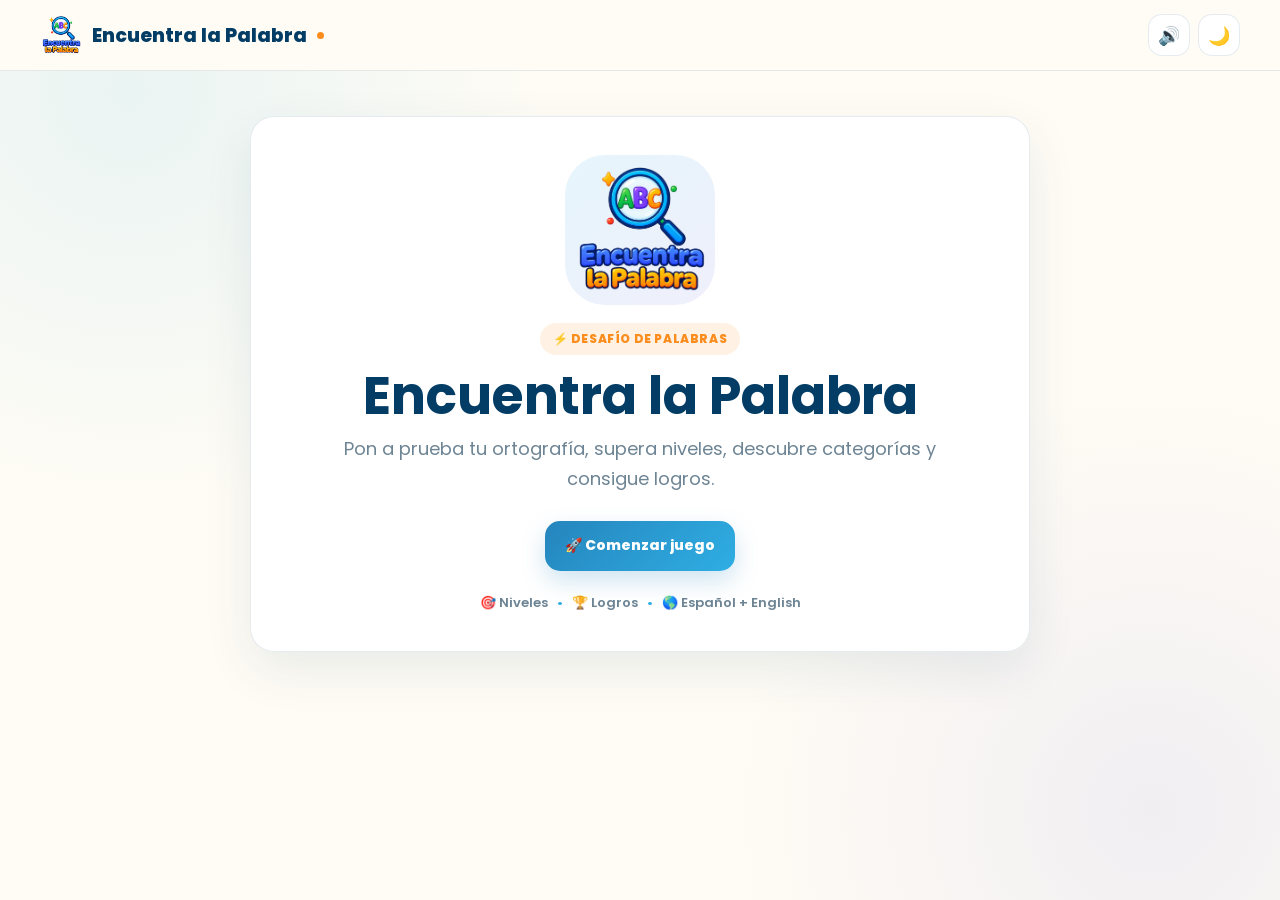
<file: index.html>
<!DOCTYPE html>
<html lang="es">

<head>

<meta charset="UTF-8">

<meta
    name="viewport"
    content="width=device-width, initial-scale=1.0, viewport-fit=cover"
>

<meta
    name="theme-color"
    id="theme-color"
    content="#033D65"
>

<meta
    name="apple-mobile-web-app-capable"
    content="yes"
>

<meta
    name="apple-mobile-web-app-status-bar-style"
    content="default"
>

<meta
    name="apple-mobile-web-app-title"
    content="Encuentra la Palabra"
>

<title>Encuentra la Palabra</title>


<!-- =====================================================
     FUENTE
====================================================== -->

<link rel="preconnect" href="https://fonts.googleapis.com">

<link rel="preconnect" href="https://fonts.gstatic.com" crossorigin>

<link
    href="https://fonts.googleapis.com/css2?family=Poppins:wght@400;500;600;700;800&display=swap"
    rel="stylesheet"
>


<style>

/* =====================================================
   VARIABLES
====================================================== */

:root{

    --navy:#033D65;
    --blue:#2585BD;
    --cyan:#2FAEE3;
    --green:#25BA77;
    --purple:#6464D6;
    --orange:#FA8D1E;
    --coral:#F04B38;
    --gold:#F5B800;

    --bg:#FFFCF5;
    --surface:#FFFFFF;
    --surface-soft:#F4F8FA;
    --surface-hover:#EDF6FA;

    --text:#18384D;
    --heading:#033D65;
    --muted:#6D8494;

    --border:rgba(3,61,101,.10);
    --border-strong:rgba(3,61,101,.16);

    --input-bg:#FFFFFF;
    --input-text:#18384D;
    --input-placeholder:#8DA0AD;

    --shadow:0 18px 50px rgba(3,61,101,.09);
    --shadow-soft:0 8px 24px rgba(3,61,101,.07);

    --radius:24px;

    --topbar-bg:rgba(255,252,245,.96);
    --topbar-border:rgba(3,61,101,.10);

    --timer-empty:rgba(3,61,101,.10);

    --glass:rgba(255,255,255,.94);

}


html[data-theme="dark"]{

    --bg:#071A28;
    --surface:#0D2C41;
    --surface-soft:#0A2638;
    --surface-hover:#12384E;

    --text:#F2FAFF;
    --heading:#F5FBFF;
    --muted:#AFC7D5;

    --border:rgba(47,174,227,.16);
    --border-strong:rgba(47,174,227,.24);

    --input-bg:#092335;
    --input-text:#F2FAFF;
    --input-placeholder:#7894A5;

    --shadow:0 20px 60px rgba(0,0,0,.30);
    --shadow-soft:0 8px 25px rgba(0,0,0,.20);

    --topbar-bg:rgba(7,26,40,.96);
    --topbar-border:rgba(47,174,227,.16);

    --timer-empty:rgba(47,174,227,.13);

    --glass:rgba(13,44,65,.96);

}


/* =====================================================
   RESET
====================================================== */

*{
    box-sizing:border-box;
}

html{
    min-height:100%;
    scroll-behavior:smooth;
}

body{

    margin:0;
    min-height:100vh;

    font-family:"Poppins",sans-serif;

    background:
        radial-gradient(
            circle at 10% 10%,
            rgba(47,174,227,.10),
            transparent 30%
        ),
        radial-gradient(
            circle at 90% 90%,
            rgba(100,100,214,.09),
            transparent 30%
        ),
        var(--bg);

    color:var(--text);

    transition:
        background .25s ease,
        color .25s ease;

    overflow-x:hidden;

}

button,
input{
    font-family:inherit;
}

button{
    -webkit-tap-highlight-color:transparent;
}

img{
    max-width:100%;
}


/* =====================================================
   UTILIDADES
====================================================== */

.hidden{
    display:none !important;
}

.no-scroll{
    overflow:hidden;
}

.container{

    width:
        min(
            calc(100% - 32px),
            900px
        );

    margin:
        34px auto;

    padding:
        clamp(22px,4vw,38px);

    background:var(--glass);

    border:
        1px solid var(--border);

    border-radius:
        var(--radius);

    box-shadow:
        var(--shadow);

    animation:
        screenIn .35s ease both;

}

@keyframes screenIn{

    from{
        opacity:0;
        transform:translateY(10px);
    }

    to{
        opacity:1;
        transform:translateY(0);
    }

}


/* =====================================================
   TOPBAR
====================================================== */

.topbar{

    position:sticky;

    top:0;

    z-index:500;

    width:100%;

    padding-top:
        env(safe-area-inset-top);

    background:
        var(--topbar-bg);

    border-bottom:
        1px solid var(--topbar-border);

    backdrop-filter:
        blur(18px);

    -webkit-backdrop-filter:
        blur(18px);

}

.topbar-inner{

    min-height:
        70px;

    width:
        min(
            calc(100% - 28px),
            1200px
        );

    margin:auto;

    display:flex;

    align-items:center;

    justify-content:space-between;

    gap:18px;

}

.brand{

    display:flex;

    align-items:center;

    gap:10px;

    color:var(--heading);

    font-weight:800;

    font-size:
        clamp(
            15px,
            2vw,
            19px
        );

}

.brand-logo{

    width:42px;
    height:42px;

    object-fit:contain;

}

.brand-dot{

    width:7px;
    height:7px;

    border-radius:50%;

    background:var(--orange);

}

.top-actions{

    display:flex;

    align-items:center;

    gap:8px;

}

.icon-btn{

    width:42px;
    height:42px;

    border:1px solid var(--border);

    background:var(--surface);

    color:var(--text);

    border-radius:14px;

    cursor:pointer;

    font-size:18px;

    display:grid;

    place-items:center;

    transition:
        transform .18s ease,
        background .18s ease;

}

.icon-btn:hover{

    transform:translateY(-2px);

    background:
        var(--surface-hover);

}

.icon-btn:active{

    transform:scale(.95);

}


/* =====================================================
   WELCOME
====================================================== */

#welcome-container{

    max-width:780px;

    text-align:center;

    margin-top:45px;

}

.hero-logo-wrapper{

    width:150px;
    height:150px;

    margin:0 auto 18px;

    display:grid;
    place-items:center;

    border-radius:40px;

    background:
        linear-gradient(
            145deg,
            rgba(47,174,227,.12),
            rgba(100,100,214,.10)
        );

}

.hero-logo{

    width:140px;
    height:140px;

    object-fit:contain;

    animation:
        floatLogo 4s ease-in-out infinite;

}

@keyframes floatLogo{

    0%,
    100%{
        transform:translateY(0);
    }

    50%{
        transform:translateY(-7px);
    }

}

.badge{

    display:inline-flex;

    padding:
        7px 13px;

    border-radius:999px;

    background:
        rgba(250,141,30,.12);

    color:
        var(--orange);

    font-size:12px;

    font-weight:800;

    letter-spacing:.05em;

}

#welcome-container h1{

    margin:
        14px 0 10px;

    color:var(--heading);

    font-size:
        clamp(
            36px,
            7vw,
            52px
        );

    line-height:1.05;

}

.welcome-description{

    max-width:650px;

    margin:
        0 auto 26px;

    color:var(--muted);

    font-size:
        clamp(
            15px,
            2.5vw,
            18px
        );

    line-height:1.7;

}

.hero-meta{

    margin-top:22px;

    color:var(--muted);

    font-size:13px;

    font-weight:600;

}

.hero-meta span{

    margin:0 6px;

    color:var(--cyan);

}


/* =====================================================
   BOTONES
====================================================== */

.btn-primary,
.btn-secondary,
.btn-warning,
.btn-danger{

    border:0;

    min-height:50px;

    padding:
        12px 20px;

    border-radius:15px;

    font-size:14px;

    font-weight:800;

    cursor:pointer;

    transition:
        transform .18s ease,
        box-shadow .18s ease,
        opacity .18s ease;

}

.btn-primary{

    color:white;

    background:
        linear-gradient(
            135deg,
            var(--blue),
            var(--cyan)
        );

    box-shadow:
        0 10px 24px
        rgba(37,133,189,.22);

}

.btn-secondary{

    color:var(--heading);

    background:var(--surface-soft);

    border:
        1px solid var(--border);

}

.btn-warning{

    color:white;

    background:
        linear-gradient(
            135deg,
            var(--orange),
            #F7B733
        );

}

.btn-danger{

    color:white;

    background:
        linear-gradient(
            135deg,
            var(--coral),
            #D83C2B
        );

}

.btn-primary:hover,
.btn-secondary:hover,
.btn-warning:hover,
.btn-danger:hover{

    transform:translateY(-2px);

}

.btn-primary:active,
.btn-secondary:active,
.btn-warning:active,
.btn-danger:active{

    transform:scale(.97);

}

button:disabled{

    opacity:.55;

    cursor:not-allowed;

    transform:none !important;

}


/* =====================================================
   LOGIN
====================================================== */

#login-container{

    max-width:600px;

}

.login-header{

    text-align:center;

}

.login-icon{

    width:115px;
    height:115px;

    margin:0 auto 12px;

    display:grid;
    place-items:center;

    border-radius:32px;

    background:var(--surface-soft);

}

.login-icon img{

    width:100px;
    height:100px;

    object-fit:contain;

}

.login-header h2{

    margin:0;

    color:var(--heading);

    font-size:28px;

}

.login-header p{

    margin:8px 0 24px;

    color:var(--muted);

}

.form-group{

    margin-bottom:15px;

}

.form-group label{

    display:block;

    margin-bottom:7px;

    color:var(--heading);

    font-size:13px;

    font-weight:700;

}

.form-group input{

    width:100%;

    height:52px;

    padding:
        0 15px;

    border:
        1px solid var(--border-strong);

    border-radius:15px;

    background:var(--input-bg);

    color:var(--input-text);

    outline:none;

    font-size:15px;

    transition:
        border-color .18s ease,
        box-shadow .18s ease;

}

.form-group input::placeholder{

    color:var(--input-placeholder);

}

.form-group input:focus{

    border-color:var(--cyan);

    box-shadow:
        0 0 0 4px
        rgba(47,174,227,.10);

}

.auth-buttons{

    display:grid;

    grid-template-columns:1fr 1fr;

    gap:10px;

    margin-top:18px;

}

#auth-message{

    min-height:24px;

    margin-top:15px;

    text-align:center;

    color:var(--muted);

    font-size:13px;

}


/* =====================================================
   TÍTULOS
====================================================== */

.screen-heading{

    margin-bottom:25px;

}

.screen-heading h2{

    margin:0;

    color:var(--heading);

    font-size:
        clamp(
            26px,
            5vw,
            34px
        );

}

.subtitle{

    margin:
        7px 0 0;

    color:var(--muted);

    line-height:1.6;

}


/* =====================================================
   LOBBY
====================================================== */

.lobby-actions{

    display:flex;

    justify-content:space-between;

    align-items:center;

    gap:12px;

    margin-bottom:24px;

}

.lobby-actions h2{

    margin:0;

    color:var(--heading);

}

.modes{

    display:grid;

    grid-template-columns:
        repeat(
            3,
            1fr
        );

    gap:15px;

}

.mode-card{

    position:relative;

    min-height:180px;

    padding:22px;

    border-radius:21px;

    border:
        1px solid var(--border);

    background:
        linear-gradient(
            145deg,
            var(--surface),
            var(--surface-soft)
        );

    cursor:pointer;

    transition:
        transform .22s ease,
        border-color .22s ease,
        box-shadow .22s ease;

    overflow:hidden;

}

.mode-card::after{

    content:"";

    position:absolute;

    width:100px;
    height:100px;

    right:-40px;
    bottom:-40px;

    border-radius:50%;

    background:
        rgba(47,174,227,.08);

}

.mode-card:hover{

    transform:translateY(-5px);

    border-color:
        rgba(47,174,227,.35);

    box-shadow:
        var(--shadow-soft);

}

.mode-icon{

    font-size:35px;

    margin-bottom:12px;

}

.mode-card h3{

    margin:0 0 7px;

    color:var(--heading);

}

.mode-card p{

    margin:0;

    color:var(--muted);

    font-size:13px;

    line-height:1.6;

}

.lobby-bottom{

    display:flex;

    flex-wrap:wrap;

    gap:10px;

    margin-top:22px;

}


/* =====================================================
   CATEGORÍAS
====================================================== */

.level-header{

    display:flex;

    align-items:flex-start;

    justify-content:space-between;

    gap:15px;

    margin-bottom:24px;

}

.level-header-copy{

    min-width:0;

}

.level-header h2{

    margin:0;

    color:var(--heading);

}

.category-grid{

    display:grid;

    grid-template-columns:
        repeat(
            4,
            1fr
        );

    gap:13px;

}

.category-card{

    min-height:145px;

    padding:18px;

    border-radius:20px;

    background:var(--surface);

    border:
        1px solid var(--border);

    cursor:pointer;

    text-align:center;

    transition:
        transform .2s ease,
        border-color .2s ease,
        box-shadow .2s ease;

}

.category-card:hover{

    transform:translateY(-4px);

    border-color:
        rgba(47,174,227,.38);

    box-shadow:
        var(--shadow-soft);

}

.category-icon{

    font-size:36px;

    margin-bottom:8px;

}

.category-name{

    color:var(--heading);

    font-size:14px;

    font-weight:800;

}

.category-progress{

    margin-top:7px;

    color:var(--muted);

    font-size:11px;

}

.level-grid{

    display:grid;

    grid-template-columns:
        repeat(
            5,
            1fr
        );

    gap:13px;

}

.level-card{

    min-height:155px;

    padding:18px 13px;

    border-radius:20px;

    background:var(--surface);

    border:
        1px solid var(--border);

    cursor:pointer;

    text-align:center;

    transition:
        transform .2s ease,
        box-shadow .2s ease,
        border-color .2s ease;

}

.level-card:hover{

    transform:translateY(-4px);

    box-shadow:
        var(--shadow-soft);

}

.level-card.completed{

    border-color:
        rgba(37,186,119,.35);

    background:
        linear-gradient(
            145deg,
            var(--surface),
            rgba(37,186,119,.07)
        );

}

.level-card.locked{

    opacity:.55;

    cursor:not-allowed;

}

.level-number{

    width:50px;
    height:50px;

    margin:0 auto 10px;

    display:grid;
    place-items:center;

    border-radius:16px;

    color:white;

    font-size:18px;

    font-weight:800;

    background:
        linear-gradient(
            135deg,
            var(--blue),
            var(--cyan)
        );

}

.level-card.completed .level-number{

    background:
        linear-gradient(
            135deg,
            var(--green),
            #53D99A
        );

}

.level-card.locked .level-number{

    background:
        var(--muted);

}

.level-name{

    color:var(--heading);

    font-weight:800;

    font-size:14px;

}

.level-status{

    margin-top:5px;

    color:var(--muted);

    font-size:11px;

}

.level-best{

    margin-top:7px;

    color:var(--green);

    font-size:11px;

    font-weight:800;

}

.mode-note{

    margin-top:18px;

    padding:13px 16px;

    border-radius:15px;

    color:var(--muted);

    background:var(--surface-soft);

    font-size:13px;

}


/* =====================================================
   GAME
====================================================== */

#game-container{

    max-width:820px;

}

.game-header{

    display:flex;

    align-items:center;

    justify-content:space-between;

    gap:15px;

    margin-bottom:22px;

}

.game-theme{

    display:flex;

    align-items:center;

    gap:12px;

    min-width:0;

}

.game-logo{

    width:50px;
    height:50px;

    object-fit:contain;

}

.game-theme small{

    color:var(--muted);

    font-size:10px;

    font-weight:800;

    letter-spacing:.07em;

}

.game-theme h2{

    margin:1px 0;

    color:var(--heading);

    font-size:20px;

}

.game-mode{

    color:var(--muted);

    font-size:11px;

    font-weight:600;

}


/* =====================================================
   TIMER
====================================================== */

.timer{

    --progreso:100%;

    position:relative;

    width:70px;
    height:70px;

    flex:0 0 70px;

    display:grid;

    place-items:center;

    border-radius:50%;

    background:
        conic-gradient(
            var(--cyan)
            var(--progreso),
            var(--timer-empty)
            0
        );

}

.timer::before{

    content:"";

    position:absolute;

    inset:5px;

    border-radius:50%;

    background:var(--surface);

}

.timer-inner{

    position:relative;

    z-index:1;

    width:58px;
    height:58px;

    display:grid;

    place-items:center;

    border-radius:50%;

}

#timer-text{

    color:var(--heading);

    font-size:18px;

    font-weight:800;

}

.timer.warning{

    background:
        conic-gradient(
            var(--orange)
            var(--progreso),
            var(--timer-empty)
            0
        );

}

.timer.danger{

    background:
        conic-gradient(
            var(--coral)
            var(--progreso),
            var(--timer-empty)
            0
        );

    animation:
        timerPulse .8s ease-in-out infinite;

}

@keyframes timerPulse{

    50%{
        transform:scale(1.04);
    }

}


/* =====================================================
   VIDAS
====================================================== */

.lives{

    display:flex;

    gap:5px;

    margin-bottom:18px;

}

.life{

    font-size:20px;

    transition:
        opacity .2s ease,
        transform .2s ease;

}

.life.lost{

    opacity:.20;

    filter:grayscale(1);

}


/* =====================================================
   PROGRESO DEL JUEGO
====================================================== */

.question-info{

    display:flex;

    justify-content:space-between;

    gap:10px;

    margin-bottom:8px;

    color:var(--muted);

    font-size:12px;

    font-weight:700;

}

.progress-bar{

    width:100%;

    height:8px;

    border-radius:999px;

    background:
        var(--surface-soft);

    overflow:hidden;

    margin-bottom:22px;

}

#progress-fill{

    width:0;

    height:100%;

    border-radius:inherit;

    background:
        linear-gradient(
            90deg,
            var(--blue),
            var(--cyan)
        );

    transition:
        width .3s ease;

}


/* =====================================================
   PISTAS
====================================================== */

.clue-card{

    padding:24px;

    border-radius:22px;

    background:
        linear-gradient(
            145deg,
            rgba(47,174,227,.09),
            rgba(100,100,214,.07)
        );

    border:
        1px solid
        rgba(47,174,227,.14);

    text-align:center;

}

.clue-label{

    color:var(--blue);

    font-size:11px;

    font-weight:800;

    letter-spacing:.08em;

}

#pista{

    margin:
        13px 0 10px;

    color:var(--heading);

    font-size:
        clamp(
            25px,
            6vw,
            38px
        );

    font-weight:800;

    letter-spacing:.12em;

    word-break:break-word;

}

.clue-context{

    margin-top:14px;

    padding-top:13px;

    border-top:
        1px solid var(--border);

}

.clue-context span{

    color:var(--orange);

    font-size:10px;

    font-weight:800;

    letter-spacing:.06em;

}

.clue-context p{

    margin:
        5px auto 0;

    max-width:650px;

    color:var(--muted);

    font-size:13px;

    line-height:1.6;

}


/* =====================================================
   RESPUESTA
====================================================== */

#respuesta{

    width:100%;

    height:58px;

    margin-top:18px;

    padding:
        0 17px;

    border:
        2px solid var(--border);

    border-radius:17px;

    background:var(--input-bg);

    color:var(--input-text);

    outline:none;

    font-size:17px;

    text-align:center;

    transition:
        border-color .2s ease,
        box-shadow .2s ease;

}

#respuesta:focus{

    border-color:var(--cyan);

    box-shadow:
        0 0 0 4px
        rgba(47,174,227,.10);

}

#btn-verificar{

    width:100%;

    margin-top:10px;

}


/* =====================================================
   RESULTADO
====================================================== */

#resultado{

    min-height:30px;

    margin-top:13px;

    text-align:center;

    font-size:13px;

    font-weight:800;

}

#resultado.correcto{

    color:var(--green);

}

#resultado.incorrecto{

    color:var(--coral);

}


/* =====================================================
   PANEL DE PUNTOS
====================================================== */

.score-panel{

    display:grid;

    grid-template-columns:
        repeat(
            3,
            1fr
        );

    gap:10px;

    margin-top:20px;

}

.score-item{

    padding:14px;

    border-radius:16px;

    background:var(--surface-soft);

    text-align:center;

}

.score-item strong{

    display:block;

    color:var(--heading);

    font-size:20px;

}

.score-item span{

    color:var(--muted);

    font-size:10px;

    font-weight:700;

}

.game-actions{

    display:flex;

    gap:10px;

    margin-top:18px;

}

.game-actions button{

    flex:1;

}


/* =====================================================
   ESTRELLA — ACIERTO
====================================================== */

#estrella{
    position:fixed;
    inset:0;
    width:100vw;
    height:100vh;
    z-index:99999;
    display:none;
    align-items:center;
    justify-content:center;
    pointer-events:none;
    overflow:hidden;
    background:transparent;
}

#estrella.visible{display:flex;}

.estrella-contenido{
    position:relative;
    width:min(88vw,360px);
    text-align:center;
    opacity:0;
    transform:scale(.65);
    transform-origin:center;
    will-change:transform,opacity;
}

.estrella-icon{
    display:block;
    width:clamp(90px,20vw,150px);
    height:clamp(90px,20vw,150px);
    object-fit:contain;
    margin:0 auto 10px;
    transform-origin:center;
    will-change:transform,opacity;
    filter:drop-shadow(0 5px 14px rgba(245,158,11,.38));
    user-select:none;
    -webkit-user-drag:none;
}

.estrella-texto{
    font-size:clamp(24px,5vw,38px);
    font-weight:800;
    line-height:1.1;
    color:#f59e0b;
    text-shadow:0 3px 16px rgba(245,158,11,.28);
    opacity:0;
}

.estrella-animar .estrella-contenido{
    animation:estrellaCentro 2.7s cubic-bezier(.2,.8,.2,1) forwards;
}

.estrella-animar .estrella-icon{
    animation:estrellaGiroCentro 2.7s cubic-bezier(.2,.8,.2,1) forwards,
              estrellaBrilloCentro .65s ease-in-out .15s infinite alternate;
}

.estrella-animar .estrella-texto{
    animation:textoPremioCentro 2.7s ease forwards;
}

@keyframes estrellaCentro{
    0%{opacity:0;transform:scale(.45);}
    12%{opacity:1;transform:scale(1.08);}
    22%{opacity:1;transform:scale(.96);}
    32%{opacity:1;transform:scale(1.03);}
    45%,72%{opacity:1;transform:scale(1);}
    88%{opacity:.7;transform:scale(.97);}
    100%{opacity:0;transform:scale(.82);}
}

@keyframes estrellaGiroCentro{
    0%{opacity:0;transform:rotate(0deg) scale(.55);}
    10%{opacity:1;transform:rotate(90deg) scale(1.08);}
    25%{transform:rotate(180deg) scale(.96);}
    37.5%{transform:rotate(270deg) scale(1.05);}
    50%{transform:rotate(360deg) scale(.98);}
    62.5%{transform:rotate(450deg) scale(1.05);}
    75%{transform:rotate(540deg) scale(.98);}
    87.5%{transform:rotate(630deg) scale(1.03);}
    96%{opacity:1;transform:rotate(690deg) scale(.94);}
    100%{opacity:0;transform:rotate(720deg) scale(.72);}
}

@keyframes estrellaBrilloCentro{
    from{filter:drop-shadow(0 4px 8px rgba(245,158,11,.22));}
    to{filter:drop-shadow(0 0 22px rgba(245,158,11,.72));}
}

@keyframes textoPremioCentro{
    0%,8%{opacity:0;transform:translateY(8px) scale(.82);}
    15%,78%{opacity:1;transform:translateY(0) scale(1);}
    100%{opacity:0;transform:translateY(-5px) scale(.9);}
}

/* =====================================================
   EFECTO DE ERROR
====================================================== */
#efecto-error{
    position:fixed;
    inset:0;
    width:100%;
    height:100%;
    z-index:99998;
    pointer-events:none;
    opacity:0;
    background:rgba(239,68,68,.20);
    box-shadow:inset 0 0 0 4px rgba(239,68,68,.14);
}

/* El teclado virtual nunca recibe el flash rojo. */
body.keyboard-open #efecto-error{
    display:none !important;
}

#efecto-error.error-activo{
    animation:flashError .42s ease-out forwards;
}

@keyframes flashError{
    0%{opacity:0;}
    18%{opacity:.9;}
    42%{opacity:.48;}
    70%{opacity:.18;}
    100%{opacity:0;}
}

/* Temblor independiente del transform del contenedor */
#game-container.error-temblando{
    animation:errorShake .42s ease-out;
}

@keyframes errorShake{
    0%,100%{left:0;}
    12%{left:-7px;}
    24%{left:7px;}
    36%{left:-6px;}
    48%{left:6px;}
    60%{left:-4px;}
    72%{left:4px;}
    84%{left:-2px;}
}

@media(max-width:600px){
    .estrella-contenido{width:90vw;}
}

@media(prefers-reduced-motion:reduce){
    /* No anulamos estas dos señales del juego: son retroalimentación funcional. */
    #efecto-error.error-activo{
        animation:flashError .42s ease-out forwards;
    }

    #game-container.error-temblando{
        animation:errorShake .42s ease-out;
    }

    #estrella.estrella-animar .estrella-contenido{
        animation:estrellaCentro 2.7s ease-out forwards;
    }

    #estrella.estrella-animar .estrella-icon{
        animation:estrellaGiroCentro 2.7s ease-out forwards;
    }

    #estrella.estrella-animar .estrella-texto{
        animation:textoPremioCentro 2.7s ease-out forwards;
    }
}


/* =====================================================
   FIN ESTRELLA / ERROR
====================================================== */


/* =====================================================
   RESULTADO FINAL
====================================================== */

#result-container{

    max-width:600px;

    text-align:center;

}

.result-icon{

    font-size:60px;

    margin-bottom:8px;

}

#result-title{

    margin:0;

    color:var(--heading);

    font-size:
        clamp(
            27px,
            6vw,
            38px
        );

}

#result-description{

    color:var(--muted);

    line-height:1.7;

}

.result-stats{

    display:grid;

    grid-template-columns:
        repeat(
            3,
            1fr
        );

    gap:10px;

    margin:24px 0;

}

.result-stat{

    padding:17px;

    border-radius:18px;

    background:var(--surface-soft);

}

.result-stat strong{

    display:block;

    color:var(--heading);

    font-size:23px;

}

.result-stat span{

    color:var(--muted);

    font-size:10px;

    font-weight:700;

}

.result-buttons{

    display:grid;

    gap:10px;

}


/* =====================================================
   MI PROGRESO
====================================================== */

.progress-screen-title{

    color:var(--heading);

    font-size:
        clamp(
            27px,
            5vw,
            36px
        );

    font-weight:800;

}

.progress-screen-subtitle{

    margin:
        6px 0 25px;

    color:var(--muted);

    line-height:1.6;

}

.stats-grid{

    display:grid;

    grid-template-columns:
        repeat(
            4,
            1fr
        );

    gap:10px;

    margin-bottom:20px;

}

.stat-card{

    padding:17px 12px;

    border-radius:18px;

    background:var(--surface-soft);

    text-align:center;

}

.stat-card strong{

    display:block;

    color:var(--heading);

    font-size:24px;

}

.stat-card span{

    color:var(--muted);

    font-size:10px;

    font-weight:700;

}

.search-box{

    display:flex;

    align-items:center;

    gap:9px;

    padding:
        0 14px;

    height:52px;

    border:
        1px solid var(--border);

    border-radius:15px;

    background:var(--input-bg);

    margin-bottom:17px;

}

.search-box input{

    flex:1;

    min-width:0;

    height:100%;

    border:0;

    outline:0;

    background:transparent;

    color:var(--input-text);

    font-size:14px;

}

.progress-category-grid{

    display:grid;

    grid-template-columns:
        repeat(
            4,
            1fr
        );

    gap:13px;

}

.progress-category{

    padding:18px 12px;

    border-radius:20px;

    background:var(--surface);

    border:
        1px solid var(--border);

    text-align:center;

    cursor:pointer;

    transition:
        transform .2s ease,
        box-shadow .2s ease,
        border-color .2s ease;

}

.progress-category:hover{

    transform:translateY(-4px);

    box-shadow:
        var(--shadow-soft);

    border-color:
        rgba(47,174,227,.35);

}

.progress-circle{

    --percent:0%;

    width:75px;
    height:75px;

    margin:0 auto 11px;

    display:grid;

    place-items:center;

    border-radius:50%;

    background:
        conic-gradient(
            var(--cyan)
            var(--percent),
            var(--timer-empty)
            0
        );

    position:relative;

}

.progress-circle::before{

    content:"";

    position:absolute;

    inset:6px;

    border-radius:50%;

    background:var(--surface);

}

.progress-circle span{

    position:relative;

    z-index:1;

    color:var(--heading);

    font-size:13px;

    font-weight:800;

}

.progress-category-name{

    color:var(--heading);

    font-size:13px;

    font-weight:800;

}

.progress-category-count{

    margin-top:5px;

    color:var(--muted);

    font-size:10px;

}

.progress-open{

    margin-top:10px;

    color:var(--blue);

    font-size:10px;

    font-weight:800;

}


/* =====================================================
   DETALLE PROGRESO
====================================================== */

.progress-detail{

    display:none;

}

.progress-detail.visible{

    display:block;

    animation:
        screenIn .3s ease both;

}

.detail-header{

    display:flex;

    align-items:center;

    gap:15px;

    margin:
        20px 0 15px;

}

.detail-header-icon{

    width:65px;
    height:65px;

    display:grid;
    place-items:center;

    border-radius:20px;

    background:var(--surface-soft);

    font-size:34px;

}

.detail-title{

    color:var(--heading);

    font-size:23px;

    font-weight:800;

}

.detail-subtitle{

    margin-top:3px;

    color:var(--muted);

    font-size:12px;

}

.detail-progress-bar{

    width:100%;

    height:9px;

    margin-bottom:18px;

    border-radius:999px;

    background:var(--surface-soft);

    overflow:hidden;

}

.detail-progress-bar div{

    height:100%;

    border-radius:inherit;

    background:
        linear-gradient(
            90deg,
            var(--blue),
            var(--cyan)
        );

}

.detail-levels{

    display:grid;

    gap:10px;

}

.detail-level{

    display:grid;

    grid-template-columns:
        auto
        1fr
        auto;

    align-items:center;

    gap:13px;

    padding:14px;

    border-radius:17px;

    border:
        1px solid var(--border);

    background:var(--surface);

}

.detail-level-number{

    width:42px;
    height:42px;

    display:grid;
    place-items:center;

    border-radius:13px;

    color:white;

    background:
        linear-gradient(
            135deg,
            var(--blue),
            var(--cyan)
        );

    font-weight:800;

}

.detail-level.completed
.detail-level-number{

    background:
        linear-gradient(
            135deg,
            var(--green),
            #53D99A
        );

}

.detail-level.locked{

    opacity:.55;

}

.detail-level-info strong{

    display:block;

    color:var(--heading);

    font-size:14px;

}

.detail-level-info span{

    color:var(--muted);

    font-size:10px;

}

.detail-level-stats{

    display:flex;

    flex-direction:column;

    align-items:flex-end;

    gap:3px;

    color:var(--muted);

    font-size:10px;

    font-weight:700;

}


/* =====================================================
   HISTORIAL
====================================================== */

.history-section{

    margin-top:27px;

    padding-top:22px;

    border-top:
        1px solid var(--border);

}

.history-title{

    color:var(--heading);

    font-weight:800;

    margin-bottom:12px;

}

.history-list{

    display:grid;

    gap:8px;

    margin-bottom:12px;

}

.history-item{

    display:flex;

    align-items:center;

    justify-content:space-between;

    gap:12px;

    padding:13px 15px;

    border-radius:15px;

    background:var(--surface-soft);

}

.history-main strong{

    display:block;

    color:var(--heading);

    font-size:12px;

}

.history-main span{

    color:var(--muted);

    font-size:10px;

}

.history-score{

    white-space:nowrap;

    color:var(--green);

    font-size:11px;

    font-weight:800;

}

.empty-state{

    padding:24px;

    text-align:center;

    color:var(--muted);

    font-size:13px;

    background:var(--surface-soft);

    border-radius:16px;

}


/* =====================================================
   LOGROS
====================================================== */

#achievements-container{

    max-width:900px;

}

.achievement-grid{

    display:grid;

    grid-template-columns:
        repeat(
            3,
            1fr
        );

    gap:13px;

}

.achievement{

    padding:20px;

    border-radius:20px;

    border:
        1px solid var(--border);

    background:var(--surface);

}

.achievement.locked{

    opacity:.50;

}

.achievement-icon{

    font-size:34px;

}

.achievement-title{

    margin-top:8px;

    color:var(--heading);

    font-weight:800;

}

.achievement-description{

    margin-top:5px;

    color:var(--muted);

    font-size:11px;

    line-height:1.6;

}

.achievement-xp{

    margin-top:12px;

    color:var(--blue);

    font-size:10px;

    font-weight:800;

}


/* =====================================================
   TOAST
====================================================== */

#toast{

    position:fixed;

    left:50%;

    bottom:
        calc(
            24px +
            env(safe-area-inset-bottom)
        );

    z-index:10000;

    max-width:
        calc(
            100% - 32px
        );

    padding:
        12px 17px;

    border-radius:15px;

    background:var(--navy);

    color:white;

    font-size:12px;

    font-weight:700;

    box-shadow:
        0 12px 30px
        rgba(0,0,0,.20);

    opacity:0;

    pointer-events:none;

    transform:
        translate(-50%,15px);

    transition:
        opacity .2s ease,
        transform .2s ease;

}

#toast.show{

    opacity:1;

    transform:
        translate(-50%,0);

}


/* =====================================================
   RESPONSIVE
====================================================== */

@media(max-width:900px){

    .category-grid,
    .progress-category-grid{

        grid-template-columns:
            repeat(
                3,
                1fr
            );

    }

    .level-grid{

        grid-template-columns:
            repeat(
                3,
                1fr
            );

    }

    .achievement-grid{

        grid-template-columns:
            repeat(
                2,
                1fr
            );

    }

}


@media(max-width:700px){

    .container{

        width:
            min(
                calc(100% - 20px),
                900px
            );

        margin:
            18px auto;

        padding:20px;

        border-radius:21px;

    }

    .modes{

        grid-template-columns:1fr;

    }

    .category-grid,
    .progress-category-grid{

        grid-template-columns:
            repeat(
                2,
                1fr
            );

    }

    .level-grid{

        grid-template-columns:
            repeat(
                2,
                1fr
            );

    }

    .stats-grid{

        grid-template-columns:
            repeat(
                2,
                1fr
            );

    }

    .level-header{

        flex-direction:column;

    }

    .level-back{

        width:100%;

    }

}


@media(max-width:600px){

    body.keyboard-open
    .topbar{

        display:none;

    }

    body.keyboard-open
    .container{

        margin-top:8px;

    }

    .topbar-inner{

        min-height:60px;

    }

    .brand span:not(.brand-dot){

        max-width:180px;

        white-space:nowrap;

        overflow:hidden;

        text-overflow:ellipsis;

    }

    .hero-logo-wrapper{

        width:125px;
        height:125px;

    }

    .hero-logo{

        width:115px;
        height:115px;

    }

    #welcome-container h1{

        font-size:36px;

    }

    .auth-buttons{

        grid-template-columns:1fr;

    }

    .game-header{

        align-items:flex-start;

    }

    .game-theme h2{

        font-size:17px;

    }

    .timer{

        width:62px;
        height:62px;

        flex-basis:62px;

    }

    .timer-inner{

        width:51px;
        height:51px;

    }

    #timer-text{

        font-size:16px;

    }

    .score-panel,
    .result-stats{

        grid-template-columns:
            repeat(
                3,
                1fr
            );

    }

    .game-actions{

        flex-direction:column;

    }

    .history-item{

        align-items:flex-start;

    }

    .detail-level{

        grid-template-columns:
            auto
            1fr;

    }

    .detail-level-stats{

        grid-column:
            2;

        flex-direction:row;

        align-items:flex-start;

    }

}


@media(max-width:390px){

    .container{

        padding:16px;

    }

    .category-grid,
    .progress-category-grid{

        gap:8px;

    }

    .category-card{

        min-height:130px;

        padding:13px 8px;

    }

    .category-icon{

        font-size:29px;

    }

    .category-name{

        font-size:12px;

    }

    .level-grid{

        gap:8px;

    }

    .level-card{

        min-height:140px;

        padding:14px 8px;

    }

    .score-panel,
    .result-stats{

        gap:6px;

    }

    .score-item,
    .result-stat{

        padding:12px 6px;

    }

}


/* =====================================================
   MENOS MOVIMIENTO
====================================================== */

@media(prefers-reduced-motion:reduce){

    *,
    *::before,
    *::after{

        animation-duration:.01ms !important;

        animation-iteration-count:1 !important;

        scroll-behavior:auto !important;

        transition-duration:.01ms !important;

    }

}


/* =====================================================
   SEGURIDAD DE RENDIMIENTO
====================================================== */

@media(max-width:600px){

    .topbar{

        backdrop-filter:
            blur(10px);

        -webkit-backdrop-filter:
            blur(10px);

    }

}


/* =====================================================
   ANIMACIONES DE FEEDBACK — FORZADAS TAMBIÉN CON REDUCED MOTION
   Se controlan principalmente desde JavaScript para que funcionen
   en PC y móvil incluso si el sistema limita las animaciones CSS.
===================================================== */
#estrella.estrella-animar .estrella-contenido,
#estrella.estrella-animar .estrella-icon,
#estrella.estrella-animar .estrella-texto,
#efecto-error.error-activo,
#game-container.error-temblando{
    animation:none !important;
}

#game-container{
    position:relative;
}

</style>

</head>


<body>


<!-- =====================================================
     TOPBAR
====================================================== -->

<header class="topbar">

    <div class="topbar-inner">

        <div class="brand">

            <img
                src="img/logo.png"
                class="brand-logo"
                alt="Logo de Encuentra la Palabra"
            >

            <span>
                Encuentra la Palabra
            </span>

            <span class="brand-dot"></span>

        </div>


        <div class="top-actions">

            <button
                id="btn-sound"
                class="icon-btn"
                type="button"
                onclick="alternarSonido()"
                aria-label="Activar sonido"
                title="Sonido"
            >
                🔊
            </button>

            <button
                id="btn-theme"
                class="icon-btn"
                type="button"
                onclick="alternarTema()"
                aria-label="Activar modo oscuro"
                title="Modo oscuro"
            >
                🌙
            </button>

        </div>

    </div>

</header>


<main>


<!-- =====================================================
     BIENVENIDA
====================================================== -->

<section
    id="welcome-container"
    class="container welcome"
>

    <div class="hero-logo-wrapper">

        <img
            src="img/logo.png"
            class="hero-logo"
            alt="Encuentra la Palabra"
        >

    </div>

    <div class="badge">
        ⚡ DESAFÍO DE PALABRAS
    </div>

    <h1>
        Encuentra la Palabra
    </h1>

    <p class="welcome-description">

        Pon a prueba tu ortografía,
        supera niveles,
        descubre categorías
        y consigue logros.

    </p>

    <button
        class="btn-primary"
        onclick="irLogin()"
    >
        🚀 Comenzar juego
    </button>

    <div class="hero-meta">

        🎯 Niveles
        <span>•</span>
        🏆 Logros
        <span>•</span>
        🌎 Español + English

    </div>

</section>


<!-- =====================================================
     LOGIN
====================================================== -->

<section
    id="login-container"
    class="container hidden"
>

    <div class="login-header">

        <div class="login-icon">

            <img
                src="img/logo.png"
                alt="Logo"
            >

        </div>

        <h2>
            Bienvenido
        </h2>

        <p>
            Inicia sesión para guardar tu progreso.
        </p>

    </div>


    <div class="form-group">

        <label for="email">
            Correo electrónico
        </label>

        <input
            id="email"
            type="email"
            placeholder="tu@correo.com"
            autocomplete="email"
        >

    </div>


    <div class="form-group">

        <label for="password">
            Contraseña
        </label>

        <input
            id="password"
            type="password"
            placeholder="Tu contraseña"
            autocomplete="current-password"
        >

    </div>


    <div class="auth-buttons">

        <button
            class="btn-primary"
            type="button"
            onclick="login()"
        >
            Iniciar sesión
        </button>

        <button
            class="btn-secondary"
            type="button"
            onclick="register()"
        >
            Crear cuenta
        </button>

    </div>


    <div id="auth-message"></div>


    <button
        class="btn-secondary"
        style="width:100%;margin-top:8px"
        onclick="irBienvenida()"
    >
        ← Volver
    </button>

</section>


<!-- =====================================================
     LOBBY
====================================================== -->

<section
    id="lobby-container"
    class="container hidden"
>

    <div class="lobby-actions">

        <div>

            <h2>
                🎮 Elige tu desafío
            </h2>

            <p class="subtitle">
                Selecciona una modalidad para comenzar.
            </p>

        </div>

    </div>


    <div class="modes">


        <article
            class="mode-card"
            onclick="seleccionarModo('clasico')"
        >

            <div class="mode-icon">
                🎯
            </div>

            <h3>
                Clásico
            </h3>

            <p>
                3 vidas · 30 segundos por palabra.
                Avanza por categorías y niveles.
            </p>

        </article>


        <article
            class="mode-card"
            onclick="seleccionarModo('desafio')"
        >

            <div class="mode-icon">
                💎
            </div>

            <h3>
                Desafío
            </h3>

            <p>
                3 vidas · 15 segundos por palabra.
                Pon a prueba tu rapidez.
            </p>

        </article>


        <article
            class="mode-card"
            onclick="seleccionarModo('contrarreloj')"
        >

            <div class="mode-icon">
                ⚡
            </div>

            <h3>
                Contrarreloj
            </h3>

            <p>
                Comienza directamente.
                30 segundos iniciales y +7 segundos
                por cada acierto.
            </p>

        </article>

    </div>


    <div class="lobby-bottom">

        <button
            class="btn-secondary"
            onclick="mostrarProgreso()"
        >
            📊 Mi progreso
        </button>

        <button
            class="btn-secondary"
            onclick="mostrarLogros()"
        >
            🏆 Logros
        </button>

        <button
            class="btn-secondary"
            onclick="cerrarSesion()"
        >
            🚪 Cerrar sesión
        </button>

    </div>

</section>


<!-- =====================================================
     SELECTOR CATEGORÍAS / NIVELES
====================================================== -->

<section
    id="level-select-container"
    class="container hidden"
>

    <div class="level-header">

        <div class="level-header-copy">

            <h2 id="level-title">
                Elige una categoría
            </h2>

            <p
                class="subtitle"
                id="level-subtitle"
            >
                Elige una categoría y después
                desbloquea sus 5 niveles.
            </p>

        </div>


        <button
            class="btn-secondary level-back"
            onclick="mostrarLobby()"
        >
            ← Modos
        </button>

    </div>


    <div
        id="level-category-grid"
        class="category-grid"
    ></div>


    <div
        id="level-grid"
        class="level-grid"
    ></div>


    <div
        id="mode-note"
        class="mode-note"
    ></div>

</section>


<!-- =====================================================
     MI PROGRESO
====================================================== -->

<section
    id="progress-container"
    class="container hidden"
>

    <div
        class="progress-screen-title"
    >
        📊 Mi progreso
    </div>

    <p
        class="progress-screen-subtitle"
    >
        Explora tus categorías, niveles,
        estadísticas e historial de Contrarreloj.
    </p>


    <div class="stats-grid">

        <div class="stat-card">

            <strong id="total-puntos">
                0
            </strong>

            <span>
                PUNTOS
            </span>

        </div>


        <div class="stat-card">

            <strong id="total-palabras">
                0
            </strong>

            <span>
                PALABRAS
            </span>

        </div>


        <div class="stat-card">

            <strong id="precision">
                0%
            </strong>

            <span>
                PRECISIÓN
            </span>

        </div>


        <div class="stat-card">

            <strong id="niveles-completados">
                0
            </strong>

            <span>
                NIVELES
            </span>

        </div>

    </div>


    <div class="search-box">

        <span>
            🔎
        </span>

        <input
            type="search"
            id="progreso-busqueda"
            placeholder="Buscar categoría..."
            autocomplete="off"
        >

    </div>


    <div
        id="progress-category-grid"
        class="progress-category-grid"
    ></div>


    <div
        id="progress-detail"
        class="progress-detail hidden"
    ></div>


    <div class="history-section">

        <div class="history-title">
            ⚡ Historial de Contrarreloj
        </div>

        <div
            id="history-container"
            class="history-list"
        ></div>

        <button
            class="btn-danger"
            onclick="borrarHistorial()"
        >
            🗑️ Borrar historial de Contrarreloj
        </button>

    </div>


    <button
        class="btn-secondary"
        style="width:100%;margin-top:20px"
        onclick="mostrarLobby()"
    >
        ← Volver al lobby
    </button>

</section>


<!-- =====================================================
     LOGROS
====================================================== -->

<section
    id="achievements-container"
    class="container hidden"
>

    <div class="screen-heading">

        <h2>
            🏆 Logros
        </h2>

        <p class="subtitle">
            Completa desafíos para desbloquear
            reconocimientos.
        </p>

    </div>


    <div
        id="achievement-grid"
        class="achievement-grid"
    ></div>


    <button
        class="btn-secondary"
        style="width:100%;margin-top:20px"
        onclick="mostrarLobby()"
    >
        ← Volver al lobby
    </button>

</section>


<!-- =====================================================
     JUEGO
====================================================== -->

<section
    id="game-container"
    class="container hidden"
>

    <div class="game-header">

        <div class="game-theme">

            <img
                src="img/logo.png"
                class="game-logo"
                alt="Logo"
            >

            <div>

                <small id="game-category-label">
                    CATEGORÍA
                </small>

                <h2 id="tema-actual">
                    Tecnología
                </h2>

                <div
                    id="game-mode-label"
                    class="game-mode"
                >
                    Clásico · Nivel 1
                </div>

            </div>

        </div>


        <div
            class="timer"
            id="timer"
        >

            <div class="timer-inner">

                <span id="timer-text">
                    30
                </span>

            </div>

        </div>

    </div>


    <div
        id="lives"
        class="lives"
    ></div>


    <div class="question-info">

        <span id="pregunta-numero">
            Palabra 1 de 10
        </span>

        <span id="porcentaje">
            0%
        </span>

    </div>


    <div class="progress-bar">

        <div
            id="progress-fill"
        ></div>

    </div>


    <div class="clue-card">

        <div
            class="clue-label"
            id="clue-label"
        >
            COMPLETA LA PALABRA
        </div>

        <p id="pista">
            C_MPU___D_R_
        </p>


        <div class="clue-context">

            <span>
                💡 PISTA CONTEXTUAL
            </span>

            <p id="pista-contextual">
                Aquí aparecerá una pista relacionada
                con la palabra.
            </p>

        </div>

    </div>


    <input
        type="text"
        id="respuesta"
        placeholder="Escribe la palabra..."
        autocomplete="off"
        autocapitalize="none"
        spellcheck="false"
    >


    <button
        id="btn-verificar"
        class="btn-primary"
        onclick="verificar()"
    >
        ✓ Verificar respuesta
    </button>


    <div id="resultado"></div>


    <div class="score-panel">

        <div class="score-item">

            <strong id="puntaje">
                0
            </strong>

            <span>
                PUNTOS
            </span>

        </div>


        <div class="score-item">

            <strong id="aciertos">
                0
            </strong>

            <span>
                ACIERTOS
            </span>

        </div>


        <div class="score-item">

            <strong id="errores">
                0
            </strong>

            <span>
                ERRORES
            </span>

        </div>

    </div>


    <div class="game-actions">

        <button
            class="btn-secondary"
            onclick="volverLobby()"
        >
            ← Salir del nivel
        </button>

        <button
            class="btn-warning"
            onclick="reiniciarNivel()"
        >
            🔄 Reiniciar
        </button>

    </div>

</section>


<!-- =====================================================
     RESULTADO
====================================================== -->

<section
    id="result-container"
    class="container hidden"
>

    <div class="result-icon">
        🏆
    </div>

    <h2 id="result-title">
        ¡Nivel completado!
    </h2>

    <p id="result-description">
        Has terminado el desafío.
    </p>


    <div class="result-stats">

        <div class="result-stat">

            <strong id="result-points">
                0
            </strong>

            <span>
                PUNTOS
            </span>

        </div>


        <div class="result-stat">

            <strong id="result-correct">
                0
            </strong>

            <span>
                ACIERTOS
            </span>

        </div>


        <div class="result-stat">

            <strong id="result-accuracy">
                0%
            </strong>

            <span>
                PRECISIÓN
            </span>

        </div>

    </div>


    <div class="result-buttons">

        <button
            id="btn-next-level"
            class="btn-primary"
            onclick="siguienteNivel()"
        >
            ➡️ Siguiente nivel
        </button>


        <button
            id="btn-play-again"
            class="btn-secondary"
            onclick="jugarDeNuevo()"
        >
            🔄 Jugar de nuevo
        </button>


        <button
            class="btn-secondary"
            onclick="mostrarProgreso()"
        >
            📊 Ver mi progreso
        </button>


        <button
            class="btn-secondary"
            onclick="mostrarLobby()"
        >
            🏠 Volver al lobby
        </button>

    </div>

</section>

</main>


<!-- =====================================================
     ESTRELLA
====================================================== -->

<div
    id="estrella"
    aria-hidden="true"
>

    <div class="estrella-contenido">

        <img
            class="estrella-icon"
            src="img/estrella.png"
            alt=""
        >

        <div class="estrella-texto">
            ¡Felicitaciones!
        </div>

    </div>

</div>


<!-- =====================================================
     EFECTO DE ERROR
====================================================== -->

<div
    id="efecto-error"
    aria-hidden="true"
></div>


<!-- =====================================================
     TOAST
====================================================== -->

<div
    id="toast"
    role="status"
    aria-live="polite"
></div>


<script>

/* =========================================================
   CONFIGURACIÓN
========================================================= */

const API_KEY =
    "AIzaSyAHxhRsIWMOHq436P5In6WsQl_9NksbzSE";

const SIGNUP_URL =
    `https://identitytoolkit.googleapis.com/v1/accounts:signUp?key=${API_KEY}`;

const SIGNIN_URL =
    `https://identitytoolkit.googleapis.com/v1/accounts:signInWithPassword?key=${API_KEY}`;


const STORAGE={

    progress:"efp_v40_progress",

    history:"efp_v40_history",

    achievements:"efp_v40_achievements",

    sound:"efp_v40_sound"

};

/* =========================================================
   DATOS POR CUENTA — FIREBASE REALTIME DATABASE
========================================================= */

let userUid=null;
let userEmail=null;
let sincronizacionLista=false;
let sincronizacionEnCurso=false;

/*
   Si tu Realtime Database usa una URL regional personalizada,
   puedes colocarla aquí. Si queda vacía, se intenta la URL
   predeterminada <PROJECT_ID>-default-rtdb.firebaseio.com.
*/
const FIREBASE_DATABASE_URL="";


const NIVELES_POR_CATEGORIA=5;

const PALABRAS_POR_NIVEL=10;

const OBJETIVO_CONTRARRELOJ=100;
const TIEMPO_INICIAL_CONTRARRELOJ=100;
const MAX_TIEMPO_CONTRARRELOJ=100;
const BONO_CONTRARRELOJ=5;
const UMBRAL_BONO_CONTRARRELOJ=10;


/* =========================================================
   MODOS
========================================================= */

const MODOS={

    clasico:{
        nombre:"Clásico",
        icono:"🎯",
        tiempo:30,
        vidas:3,
        descripcion:
            "3 vidas · 30 segundos por palabra"
    },

    desafio:{
        nombre:"Desafío",
        icono:"💎",
        tiempo:15,
        vidas:3,
        descripcion:
            "3 vidas · 15 segundos por palabra"
    },

    contrarreloj:{
        nombre:"Contrarreloj",
        icono:"⚡",
        tiempo:100,
        vidas:0,
        descripcion:
            "100 segundos · +5 segundos cuando quedan menos de 10"
    }

};


/* =========================================================
   CATEGORÍAS
========================================================= */

const categorias=[

    {
        id:"tecnologia",
        nombre:"Tecnología",
        icono:"💻"
    },

    {
        id:"geografia",
        nombre:"Geografía",
        icono:"🌎"
    },

    {
        id:"ciencia",
        nombre:"Ciencia",
        icono:"🔬"
    },

    {
        id:"animales",
        nombre:"Animales",
        icono:"🐶"
    },

    {
        id:"alimentos",
        nombre:"Alimentos",
        icono:"🍎"
    },

    {
        id:"historia",
        nombre:"Historia",
        icono:"🏛️"
    },

    {
        id:"arte",
        nombre:"Arte",
        icono:"🎨"
    },

    {
        id:"deportes",
        nombre:"Deportes",
        icono:"⚽"
    },

    {
        id:"espacio",
        nombre:"Espacio",
        icono:"🚀"
    },

    {
        id:"literatura",
        nombre:"Literatura",
        icono:"📚"
    },

    {
        id:"musica",
        nombre:"Música",
        icono:"🎵"
    },

    {
        id:"cultura",
        nombre:"Cultura general",
        icono:"🌐"
    },

    {
        id:"english",
        nombre:"English",
        icono:"💬"
    }

];


const categoriaPorId=
    Object.fromEntries(
        categorias.map(
            categoria=>[
                categoria.id,
                categoria
            ]
        )
    );


/* =========================================================
   BANCO DE PALABRAS
========================================================= */

const bancoPalabras={

tecnologia:[

"computadora","programa","internet",
"javascript","html","ciencia",
"matemáticas","teclado","pantalla",
"navegador","servidor","archivo",
"carpeta","contraseña","algoritmo",
"programación","aplicación","conexión",
"dispositivo","inteligencia","informática",
"código","memoria","procesador",
"periférico","criptografía","virtualización",
"microprocesador","ciberseguridad","tecnología",
"software","hardware","robot",
"robótica","digital","plataforma",
"sistema","base","datos",
"red","sensor","satélite",
"internet","videollamada","pantalla",
"impresora","cámara","batería",
"navegador","servidor"

],

geografia:[

"colombia","méxico","españa",
"argentina","perú","ecuador",
"brasil","chile","canadá",
"francia","italia","alemania",
"japón","portugal","bruselas",
"parís","londres","berlín",
"caracas","quito","monterrey",
"medellín","sídney","uruguay",
"bolivia","panamá","costa",
"barcelona","amazonas","montaña",
"océano","continente","isla",
"desierto","volcán","río",
"glaciar","frontera","capital",
"territorio","península","archipiélago",
"ecuador","hemisferio","meridiano",
"latitud","longitud","cordillera",
"valle","selva"

],

ciencia:[

"átomo","molécula","energía",
"materia","gravedad","planeta",
"estrella","universo","célula",
"genética","biología","química",
"física","geología","astronomía",
"ecosistema","evolución","bacteria",
"organismo","microscopio","experimento",
"laboratorio","hipótesis","teoría",
"descubrimiento","temperatura","electricidad",
"magnetismo","velocidad","fuerza",
"masa","volumen","densidad",
"reacción","oxígeno","carbono",
"proteína","tejido","órbita",
"galaxia","neutrón","protón",
"electrón","radiación","telescopio",
"vacuna","virus","planeta",
"satélite","investigación"

],

animales:[

"perro","gato","león",
"tigre","elefante","delfín",
"jirafa","canguro","águila",
"búho","mariposa","serpiente",
"cocodrilo","hipopótamo","rinoceronte",
"ornitorrinco","chimpancé","camaleón",
"ardilla","erizo","pingüino",
"guepardo","zorro","caballo",
"murciélago","jaguar","antílope",
"pelícano","saltamontes","escorpión",
"tortuga","conejo","ballena",
"tiburón","pulpo","medusa",
"panda","koala","gorila",
"cebra","jirafa","flamenco",
"búfalo","castor","nutria",
"mapache","ciervo","halcón",
"lobo","pavo"

],

alimentos:[

"manzana","pera","plátano",
"sandía","fresa","melón",
"naranja","mango","papaya",
"piña","cereza","uva",
"limón","mandarina","arándano",
"frambuesa","maracuyá","granadilla",
"guanábana","chirimoya","kiwi",
"coco","ciruela","melocotón",
"pomelo","tamarindo","mora",
"pitahaya","nectarina","carambola",
"pizza","hamburguesa","pasta",
"sopa","arroz","pollo",
"huevo","ensalada","arepa",
"empanada","espagueti","tortilla",
"queso","yogur","chocolate",
"sándwich","camarón","aguacate",
"berenjena","brócoli"

],

historia:[

"civilización","imperio","revolución",
"independencia","democracia","república",
"monarquía","conquista","descubrimiento",
"renacimiento","antigüedad","medieval",
"prehistoria","arqueología","esparta",
"roma","egipto","grecia",
"pirámide","faraón","emperador",
"guerrero","castillo","batalla",
"tratado","explorador","colonia",
"libertad","constitución","presidente",
"revolución","historia","memoria",
"patrimonio","cultura","escritura",
"agricultura","comercio","sociedad",
"ciudad","territorio","dinastía",
"república","siglo","monumento",
"museo","documento","cronología",
"civilización","tradición"

],

arte:[

"pintura","escultura","dibujo",
"música","teatro","danza",
"fotografía","cine","arquitectura",
"literatura","acuarela","óleo",
"retrato","paisaje","mural",
"cerámica","grabado","collage",
"artista","museo","galería",
"escenario","ballet","poesía",
"novela","soneto","melodía",
"ritmo","color","perspectiva",
"creatividad","belleza","obra",
"autor","cultura","técnica",
"estilo","vanguardia","impresionismo",
"surrealismo","escenografía","instrumento",
"concierto","exposición","diseño",
"ilustración","artesanía","patrimonio",
"talento","expresión"

],

deportes:[

"fútbol","baloncesto","tenis",
"voleibol","natación","carrera",
"boxeo","ciclismo","atletismo",
"gimnasia","esgrima","béisbol",
"ajedrez","patinaje","senderismo",
"montañismo","maratón","halterofilia",
"taekwondo","piragüismo","canotaje",
"paracaidismo","automovilismo","balonmano",
"surf","triatlón","pentatlón",
"bádminton","remo","kayak",
"fútbol","entrenamiento","competencia",
"jugador","equipo","campeonato",
"medalla","árbitro","estadio",
"torneo","velocidad","resistencia",
"estrategia","salto","carrera",
"natación","pelota","raqueta",
"pista","deporte"

],

espacio:[

"planeta","estrella","galaxia",
"universo","astronauta","astronomía",
"satélite","cohete","telescopio",
"gravedad","marte","júpiter",
"saturno","neptuno","venus",
"mercurio","urano","tierra",
"luna","sol","órbita",
"asteroide","cometa","meteorito",
"nebulosa","constelación","espacio",
"cosmos","exploración","misión",
"nave","estación","cráter",
"eclipse","supernova","agujero",
"negro","distancia","luz",
"vacío","plutón","andrómeda",
"universo","galáctico","lanzamiento",
"tripulación","módulo","marciano",
"observatorio","gravedad"

],

literatura:[

"novela","cuento","poesía",
"poema","escritor","lectura",
"biblioteca","personaje","capítulo",
"historia","metáfora","narrador",
"literatura","autor","verso",
"rima","soneto","ensayo",
"teatro","drama","comedia",
"tragedia","aventura","misterio",
"fantasía","leyenda","mito",
"fábula","relato","protagonista",
"antagonista","diálogo","descripción",
"imaginación","libro","página",
"editorial","manuscrito","bibliografía",
"diccionario","palabra","lenguaje",
"escritura","argumento","escena",
"clásico","cuento","narración",
"obra","personaje"

],

musica:[

"melodía","ritmo","canción",
"música","guitarra","piano",
"violín","batería","trompeta",
"flauta","cantante","compositor",
"concierto","orquesta","banda",
"instrumento","armonía","sonido",
"acorde","nota","partitura",
"ensayo","escenario","micrófono",
"grabación","álbum","coro",
"ópera","salsa","vallenato",
"cumbia","rock","jazz",
"clásica","pop","folclore",
"percusión","teclado","bajo",
"clarinete","ritmo","danza",
"festival","director","composición",
"artista","melodía","tonalidad",
"escala","concierto"

],

cultura:[

"tradición","cultura","familia",
"lenguaje","sociedad","costumbre",
"fiesta","patrimonio","historia",
"comunidad","identidad","folclore",
"gastronomía","artesanía","festival",
"museo","biblioteca","educación",
"conocimiento","respeto","diversidad",
"solidaridad","convivencia","ciudadanía",
"valores","costumbre","celebración",
"vestimenta","danza","música",
"arte","literatura","religión",
"mitología","símbolo","bandera",
"himno","monumento","arquitectura",
"tradición","comunidad","pueblo",
"región","territorio","idioma",
"historia","memoria","patrimonio",
"generación","familia"

],

english:[

"apple","house","cat",
"dog","book","water",
"school","friend","table",
"music","window","garden",
"teacher","morning","family",
"country","animal","river",
"yellow","winter","computer",
"mountain","science","journey",
"library","language","weather",
"picture","planet","bicycle",
"knowledge","adventure","environment",
"technology","universe","tradition",
"courage","discovery","responsibility",
"imagination","biodiversity","architecture",
"astronomy","communication","creativity",
"extraordinary","perseverance",
"sustainability","curiosity","independence"

]

};


/* =========================================================
   ESTADO
========================================================= */

let userToken=null;

let palabras=[];

let indice=0;

let puntaje=0;

let aciertos=0;

let errores=0;

let temaActual="";

let nivelActual=1;

let modoActual="clasico";

let bloqueado=false;

let tiempo=TIEMPO_INICIAL_CONTRARRELOJ;

let tiempoMaximo=TIEMPO_INICIAL_CONTRARRELOJ;

let intervalo=null;

let premioTimeout=null;

let vidas=3;

let contrarrelojAciertos=0;

let contrarrelojNivel=1;

let juegoContrarreloj=false;

let countdownTimeout=null;


/* =========================================================
   UTILIDADES
========================================================= */

function normalizar(texto){

    return String(texto ?? "")
        .trim()
        .normalize("NFC")
        .toUpperCase()
        .replace(/\s+/g," ");

}


function quitarTildes(texto){

    return String(texto ?? "")
        .normalize("NFD")
        .replace(
            /[\u0300-\u036f]/g,
            ""
        );

}


function esCaracterPalabra(c){

    return /[\p{L}\p{N}]/u.test(c);

}


function barajar(array){

    for(
        let i=array.length-1;
        i>0;
        i--
    ){

        const j=
            Math.floor(
                Math.random()*(i+1)
            );

        [
            array[i],
            array[j]
        ]=[
            array[j],
            array[i]
        ];

    }

    return array;

}


function obtenerPalabrasCategoria(
    categoria
){

    return bancoPalabras[categoria] || [];

}


function obtenerPalabrasNivel(
    categoria,
    nivel
){

    const banco=
        obtenerPalabrasCategoria(
            categoria
        );

    const inicio=
        (nivel-1)*
        PALABRAS_POR_NIVEL;

    return banco.slice(
        inicio,
        inicio+
        PALABRAS_POR_NIVEL
    );

}


/* =========================================================
   SONIDO
========================================================= */

let audioCtx=null;

let sonidosActivos=
    localStorage.getItem(
        STORAGE.sound
    )!=="off";


function iniciarAudio(){

    if(!sonidosActivos){
        return;
    }

    if(!audioCtx){

        const AC=
            window.AudioContext ||
            window.webkitAudioContext;

        if(AC){
            audioCtx=new AC();
        }

    }

    if(
        audioCtx &&
        audioCtx.state==="suspended"
    ){

        audioCtx.resume();

    }

}


function tono(
    frecuencia,
    duracion=.08,
    tipo="sine",
    volumen=.035
){

    if(!sonidosActivos){
        return;
    }

    iniciarAudio();

    if(!audioCtx){
        return;
    }

    const osc=
        audioCtx.createOscillator();

    const gain=
        audioCtx.createGain();

    osc.type=tipo;

    osc.frequency.value=
        frecuencia;

    gain.gain.setValueAtTime(
        volumen,
        audioCtx.currentTime
    );

    gain.gain.exponentialRampToValueAtTime(
        .001,
        audioCtx.currentTime+
        duracion
    );

    osc.connect(gain);

    gain.connect(
        audioCtx.destination
    );

    osc.start();

    osc.stop(
        audioCtx.currentTime+
        duracion
    );

}


function sonidoClick(){

    tono(
        520,
        .045,
        "sine",
        .025
    );

}


function sonidoCorrecto(){

    tono(
        660,
        .07,
        "sine",
        .035
    );

    setTimeout(
        ()=>tono(
            880,
            .10,
            "sine",
            .03
        ),
        55
    );

}


function sonidoIncorrecto(){

    tono(
        180,
        .11,
        "square",
        .025
    );

}


function sonidoVidaPerdida(){

    tono(
        260,
        .12,
        "sawtooth",
        .025
    );

    setTimeout(
        ()=>tono(
            170,
            .14,
            "sawtooth",
            .02
        ),
        70
    );

}


function sonidoCountdown(numero){

    tono(
        numero===1
        ?700
        :500,
        .10,
        "sine",
        .03
    );

}


function sonidoNivelCompleto(){

    tono(523,.08,"sine",.035);

    setTimeout(
        ()=>tono(659,.08,"sine",.035),
        80
    );

    setTimeout(
        ()=>tono(784,.14,"sine",.035),
        160
    );

}


function sonidoLogro(){

    tono(523,.07,"sine",.035);

    setTimeout(
        ()=>tono(659,.07,"sine",.035),
        70
    );

    setTimeout(
        ()=>tono(880,.16,"sine",.035),
        140
    );

}


function sonidoGameOver(){

    tono(320,.12,"sine",.025);

    setTimeout(
        ()=>tono(220,.20,"sine",.025),
        100
    );

}


function alternarSonido(){

    sonidosActivos=
        !sonidosActivos;

    localStorage.setItem(
        STORAGE.sound,
        sonidosActivos
        ?"on"
        :"off"
    );

    actualizarBotonSonido();

    if(sonidosActivos){

        iniciarAudio();

        sonidoClick();

    }

}


function actualizarBotonSonido(){

    const boton=
        document.getElementById(
            "btn-sound"
        );

    if(!boton){
        return;
    }

    boton.textContent=
        sonidosActivos
        ?"🔊"
        :"🔇";

    boton.title=
        sonidosActivos
        ?"Desactivar sonido"
        :"Activar sonido";

}


/* =========================================================
   TEMA
========================================================= */

function aplicarTema(tema){

    document.documentElement
        .setAttribute(
            "data-theme",
            tema
        );

    localStorage.setItem(
        "modoVisual",
        tema
    );

    const boton=
        document.getElementById(
            "btn-theme"
        );

    const color=
        document.getElementById(
            "theme-color"
        );

    if(tema==="dark"){

        if(boton){

            boton.textContent="☀️";

            boton.title=
                "Modo claro";

        }

        if(color){

            color.content=
                "#071A28";

        }

    }

    else{

        if(boton){

            boton.textContent="🌙";

            boton.title=
                "Modo oscuro";

        }

        if(color){

            color.content=
                "#033D65";

        }

    }

}


function alternarTema(){

    const actual=
        document.documentElement
            .getAttribute(
                "data-theme"
            ) ||
        "light";

    aplicarTema(
        actual==="dark"
        ?"light"
        :"dark"
    );

}


/* =========================================================
   NAVEGACIÓN
========================================================= */

const PANTALLAS=[

    "welcome-container",
    "login-container",
    "lobby-container",
    "level-select-container",
    "progress-container",
    "achievements-container",
    "game-container",
    "result-container"

];


function mostrarSolo(id){

    PANTALLAS.forEach(
        pantalla=>{

            const elemento=
                document.getElementById(
                    pantalla
                );

            if(elemento){

                elemento.classList.toggle(
                    "hidden",
                    pantalla!==id
                );

            }

        }
    );

    window.scrollTo({
        top:0,
        behavior:"auto"
    });

}


function limpiarFormularioAuth(){

    const email=
        document.getElementById(
            "email"
        );

    const password=
        document.getElementById(
            "password"
        );

    const message=
        document.getElementById(
            "auth-message"
        );

    if(email){
        email.value="";
    }

    if(password){
        password.value="";
    }

    if(message){
        message.textContent="";
    }

}


function irBienvenida(){

    detenerCronometro();

    cancelarCountdown();

    ocultarPremio();

    limpiarFormularioAuth();

    mostrarSolo(
        "welcome-container"
    );

}


function irLogin(){

    limpiarFormularioAuth();

    mostrarSolo(
        "login-container"
    );

}


function mostrarLobby(){

    detenerCronometro();

    cancelarCountdown();

    ocultarPremio();

    mostrarSolo(
        "lobby-container"
    );

}


/* =========================================================
   FIREBASE
========================================================= */

function traducirError(error){

    const mapa={

        EMAIL_EXISTS:
            "Este correo ya está registrado.",

        EMAIL_NOT_FOUND:
            "No existe una cuenta con este correo.",

        INVALID_PASSWORD:
            "La contraseña es incorrecta.",

        INVALID_LOGIN_CREDENTIALS:
            "El correo o la contraseña son incorrectos.",

        INVALID_EMAIL:
            "El correo electrónico no es válido.",

        WEAK_PASSWORD:
            "La contraseña es demasiado débil.",

        TOO_MANY_ATTEMPTS_TRY_LATER:
            "Demasiados intentos. Inténtalo más tarde."

    };

    return mapa[error] ||
        "Ha ocurrido un error inesperado.";

}


async function register(){

    const email=
        document.getElementById(
            "email"
        ).value.trim();

    const password=
        document.getElementById(
            "password"
        ).value;

    const message=
        document.getElementById(
            "auth-message"
        );

    if(!email || !password){

        message.textContent=
            "Completa todos los campos.";

        return;

    }

    message.textContent=
        "Creando cuenta...";

    try{

        const response=
            await fetch(
                SIGNUP_URL,
                {
                    method:"POST",
                    headers:{
                        "Content-Type":
                            "application/json"
                    },
                    body:JSON.stringify({
                        email,
                        password,
                        returnSecureToken:true
                    })
                }
            );

        const data=
            await response.json();

        if(!response.ok){

            throw new Error(
                data.error?.message ||
                "ERROR"
            );

        }

        message.textContent=
            "✓ Cuenta creada correctamente.";

        setTimeout(
            ()=>{
                message.textContent=
                    "Ahora puedes iniciar sesión.";
            },
            1000
        );

    }

    catch(error){

        message.textContent=
            traducirError(
                error.message
            );

    }

}


async function login(){

    const email=
        document.getElementById(
            "email"
        ).value.trim();

    const password=
        document.getElementById(
            "password"
        ).value;

    const message=
        document.getElementById(
            "auth-message"
        );

    if(!email || !password){

        message.textContent=
            "Completa todos los campos.";

        return;

    }

    message.textContent=
        "Iniciando sesión...";

    try{

        const response=
            await fetch(
                SIGNIN_URL,
                {
                    method:"POST",
                    headers:{
                        "Content-Type":
                            "application/json"
                    },
                    body:JSON.stringify({
                        email,
                        password,
                        returnSecureToken:true
                    })
                }
            );

        const data=
            await response.json();

        if(!response.ok){

            throw new Error(
                data.error?.message ||
                "ERROR"
            );

        }

        userToken=
            data.idToken;

        userUid=
            data.localId || null;

        userEmail=
            data.email || email;

        limpiarFormularioAuth();

        await cargarDatosCuenta();

        mostrarLobby();

        sonidoClick();

    }

    catch(error){

        message.textContent=
            traducirError(
                error.message
            );

    }

}


function cerrarSesion(){

    userToken=null;
    userUid=null;
    userEmail=null;
    sincronizacionLista=false;

    detenerCronometro();

    cancelarCountdown();

    ocultarPremio();

    mostrarSolo(
        "welcome-container"
    );

}


/* =========================================================
   PATRÓN
========================================================= */

function crearPatron(
    palabra,
    nivel
){

    const chars=[...palabra];

    const indices=
        chars
            .map(
                (char,index)=>
                    esCaracterPalabra(char)
                    ?index
                    :null
            )
            .filter(
                index=>index!==null
            );

    if(!indices.length){
        return palabra;
    }

    const porcentajes={
        1:.68,
        2:.55,
        3:.44,
        4:.34,
        5:.25
    };

    const porcentaje=
        porcentajes[nivel] ||
        .25;

    const cantidad=
        Math.min(
            indices.length,
            Math.max(
                2,
                Math.ceil(
                    indices.length*
                    porcentaje
                )
            )
        );

    const visibles=
        new Set();

    visibles.add(
        indices[0]
    );

    if(indices.length>=5){

        visibles.add(
            indices[
                indices.length-1
            ]
        );

    }

    for(
        let i=0;
        i<cantidad;
        i++
    ){

        const posicion=
            Math.floor(
                i*
                (
                    indices.length/
                    Math.max(
                        1,
                        cantidad-1
                    )
                )
            );

        visibles.add(
            indices[
                Math.min(
                    indices.length-1,
                    posicion
                )
            ]
        );

    }

    return chars
        .map(
            (char,index)=>{

                if(
                    !esCaracterPalabra(char)
                ){
                    return char;
                }

                return visibles.has(index)
                    ?char.toUpperCase()
                    :"_";

            }
        )
        .join("");

}


/* =========================================================
   PISTAS
========================================================= */

const PISTAS={

computadora:
"Máquina electrónica utilizada para procesar información y ejecutar programas.",

programa:
"Conjunto de instrucciones que permite realizar una tarea en un dispositivo.",

internet:
"Red mundial que conecta millones de dispositivos para intercambiar información.",

javascript:
"Lenguaje de programación utilizado ampliamente para crear páginas web interactivas.",

html:
"Lenguaje utilizado para estructurar el contenido de una página web.",

matemáticas:
"Disciplina que estudia números, cantidades, formas, relaciones y patrones.",

teclado:
"Periférico con teclas utilizado principalmente para introducir texto y comandos.",

pantalla:
"Superficie de un dispositivo donde se muestran imágenes, textos o videos.",

navegador:
"Programa que permite visitar y consultar sitios de Internet.",

servidor:
"Computadora o sistema que proporciona datos o servicios a otros dispositivos.",

archivo:
"Conjunto de información guardado con un nombre en un dispositivo.",

carpeta:
"Elemento digital utilizado para organizar y almacenar archivos.",

contraseña:
"Clave secreta utilizada para proteger el acceso a una cuenta o sistema.",

algoritmo:
"Conjunto ordenado de pasos para resolver un problema o realizar una tarea.",

programación:
"Actividad de crear instrucciones que una computadora puede ejecutar.",

aplicación:
"Programa diseñado para realizar una función específica en un dispositivo.",

conexión:
"Enlace que permite comunicar un dispositivo con una red o con otro dispositivo.",

dispositivo:
"Aparato electrónico diseñado para cumplir una función determinada.",

inteligencia:
"Capacidad relacionada con comprender, aprender, razonar o resolver problemas.",

informática:
"Disciplina dedicada al tratamiento de información mediante computadoras.",

código:
"Conjunto de instrucciones escritas para que un programa pueda ejecutarse.",

memoria:
"Componente o espacio donde se almacenan datos para utilizarlos posteriormente.",

procesador:
"Componente que ejecuta instrucciones y realiza operaciones en una computadora.",

periférico:
"Dispositivo que se conecta a una computadora para ampliar sus funciones.",

criptografía:
"Técnica que protege información mediante procedimientos matemáticos y claves.",

ciberseguridad:
"Conjunto de prácticas destinadas a proteger sistemas, redes y datos digitales.",

tecnología:
"Conjunto de conocimientos y herramientas utilizados para resolver necesidades.",

software:
"Conjunto de programas que permiten realizar tareas en un dispositivo.",

hardware:
"Conjunto de componentes físicos de una computadora o dispositivo.",

robot:
"Máquina capaz de realizar tareas de forma automática o programada.",

robótica:
"Área que estudia y desarrolla máquinas capaces de realizar tareas automáticamente.",

datos:
"Información que puede ser almacenada, analizada o procesada.",

red:
"Conjunto de dispositivos conectados para compartir información o recursos.",

sensor:
"Dispositivo que detecta cambios o características del entorno.",

videollamada:
"Comunicación a distancia que permite conversar viendo a los participantes.",

impresora:
"Dispositivo que produce una representación física de información digital.",

cámara:
"Dispositivo utilizado para capturar fotografías o videos.",

batería:
"Fuente que almacena y suministra energía eléctrica a un dispositivo.",

colombia:
"País de América del Sur cuya capital es Bogotá.",

méxico:
"País de América del Norte cuya capital es Ciudad de México.",

españa:
"País europeo situado en la península ibérica.",

parís:
"Capital de Francia, conocida entre otros lugares por la Torre Eiffel.",

londres:
"Capital del Reino Unido, atravesada por el río Támesis.",

montaña:
"Elevación natural considerable del terreno.",

océano:
"Gran extensión de agua salada que cubre buena parte de la Tierra.",

volcán:
"Abertura de la corteza terrestre por la que pueden salir materiales del interior.",

perro:
"Animal doméstico conocido por su relación cercana con los seres humanos.",

gato:
"Pequeño mamífero doméstico conocido por su agilidad e independencia.",

león:
"Gran felino conocido popularmente como el rey de la selva.",

elefante:
"Mamífero terrestre de gran tamaño caracterizado por su trompa.",

pingüino:
"Ave marina que no vuela y está adaptada para nadar.",

manzana:
"Fruta de forma generalmente redondeada que puede tener distintos colores.",

plátano:
"Fruta alargada de cáscara amarilla cuando madura.",

chocolate:
"Alimento elaborado principalmente a partir de productos del cacao.",

aguacate:
"Fruto de pulpa verde utilizado frecuentemente en distintas preparaciones.",

civilización:
"Sociedad humana desarrollada con organización, cultura e instituciones.",

revolución:
"Cambio profundo que transforma una estructura política, social o económica.",

independencia:
"Situación de un territorio que deja de estar sometido a otro poder.",

democracia:
"Sistema político en el que la ciudadanía participa en la elección de representantes.",

átomo:
"Unidad fundamental de la materia formada por un núcleo y electrones.",

molécula:
"Conjunto de átomos unidos mediante enlaces químicos.",

energía:
"Capacidad de un sistema para producir cambios o realizar trabajo.",

gravedad:
"Fuerza por la que los cuerpos con masa se atraen.",

célula:
"Unidad básica de estructura y funcionamiento de los seres vivos.",

genética:
"Rama de la biología que estudia la herencia y los genes.",

pintura:
"Manifestación artística que utiliza colores y superficies para crear imágenes.",

escultura:
"Arte de crear formas tridimensionales mediante distintos materiales.",

fotografía:
"Técnica que permite registrar imágenes mediante la luz.",

arquitectura:
"Disciplina dedicada al diseño y construcción de espacios y edificios.",

fútbol:
"Deporte en el que dos equipos intentan introducir un balón en la portería contraria.",

baloncesto:
"Deporte en el que dos equipos intentan encestar un balón en una canasta.",

natación:
"Deporte o actividad que consiste en desplazarse por el agua.",

ajedrez:
"Juego de estrategia para dos personas que se disputa sobre un tablero.",

planeta:
"Cuerpo celeste que gira alrededor de una estrella.",

estrella:
"Cuerpo celeste que produce luz y energía propias.",

galaxia:
"Gran sistema formado por estrellas, gas, polvo y otros objetos astronómicos.",

astronauta:
"Persona entrenada para viajar y trabajar en el espacio.",

telescopio:
"Instrumento utilizado para observar objetos muy lejanos.",

novela:
"Obra literaria extensa escrita generalmente en prosa.",

poesía:
"Género literario que utiliza el lenguaje de manera especialmente expresiva.",

narrador:
"Voz que cuenta los acontecimientos de una obra narrativa.",

personaje:
"Ser real o imaginario que participa en una historia.",

melodía:
"Sucesión organizada de sonidos que forma parte de una composición musical.",

guitarra:
"Instrumento musical de cuerda que suele tener seis cuerdas.",

piano:
"Instrumento musical de teclado cuyas teclas producen sonidos.",

música:
"Arte de combinar sonidos y silencios de manera organizada.",

tradición:
"Costumbre o conocimiento transmitido de generación en generación.",

cultura:
"Conjunto de conocimientos, costumbres y expresiones de una sociedad.",

patrimonio:
"Conjunto de bienes, expresiones o tradiciones valiosos para una comunidad.",

familia:
"Grupo de personas unidas por vínculos de parentesco o convivencia.",

apple:
"Fruta generalmente redonda que puede ser roja, verde o amarilla.",

house:
"Construcción o lugar destinado a servir como vivienda.",

cat:
"Animal doméstico conocido por su agilidad y sus bigotes.",

dog:
"Animal doméstico conocido por su compañía y buen olfato.",

book:
"Obra escrita o impresa formada por páginas.",

water:
"Líquido esencial para la vida.",

school:
"Lugar donde se desarrollan actividades de enseñanza y aprendizaje.",

friend:
"Persona con la que existe una relación de afecto y confianza.",

computer:
"Máquina electrónica capaz de procesar información y ejecutar programas.",

mountain:
"Elevación natural de la superficie terrestre.",

science:
"Estudio sistemático del mundo natural mediante observación y experimentación.",

technology:
"Uso de conocimientos y herramientas para resolver problemas prácticos.",

universe:
"Todo lo que existe, incluyendo espacio, materia, energía y tiempo.",

astronomy:
"Ciencia que estudia los objetos y fenómenos del espacio.",

communication:
"Proceso mediante el cual se intercambian información e ideas.",

creativity:
"Capacidad de generar ideas o soluciones originales.",

extraordinary:
"Algo especialmente notable o fuera de lo habitual.",

perseverance:
"Capacidad de continuar hacia un objetivo a pesar de las dificultades.",

sustainability:
"Enfoque que busca satisfacer las necesidades actuales sin perjudicar el futuro."

};


function obtenerPista(
    palabra,
    categoria
){

    const clave=
        palabra
            .toLowerCase()
            .trim();

    if(PISTAS[clave]){
        return PISTAS[clave];
    }

    if(categoria==="english"){

        return "Palabra en inglés relacionada con el vocabulario de esta categoría.";

    }

    const datos=
        categoriaPorId[
            categoria
        ];

    if(datos){

        return `Palabra relacionada con la categoría ${datos.nombre}.`;

    }

    return "Utiliza el patrón y el contexto para descubrir la palabra.";

}


/* =========================================================
   SINCRONIZACIÓN POR CUENTA
========================================================= */

function decodificarToken(token){

    try{

        const parte=
            String(token || "").split(".")[1];

        if(!parte){
            return {};
        }

        const normalizado=
            parte.replace(/-/g,"+").replace(/_/g,"/");

        return JSON.parse(
            decodeURIComponent(
                atob(normalizado.padEnd(
                    normalizado.length+
                    (4-normalizado.length%4)%4,
                    "="
                ))
                .split("")
                .map(c=>"%"+c.charCodeAt(0).toString(16).padStart(2,"0"))
                .join("")
            )
        );

    }

    catch{
        return {};
    }

}


function obtenerProyectoFirebase(){

    const datos=
        decodificarToken(userToken);

    return datos.aud || "";

}


function obtenerUrlBaseDatabase(){

    if(FIREBASE_DATABASE_URL){

        return FIREBASE_DATABASE_URL.replace(/\/$/,"");

    }

    const proyecto=
        obtenerProyectoFirebase();

    if(!proyecto){
        return "";
    }

    return `https://${proyecto}-default-rtdb.firebaseio.com`;

}


function obtenerUrlDatosCuenta(){

    const base=
        obtenerUrlBaseDatabase();

    if(!base || !userUid || !userToken){
        return "";
    }

    return `${base}/usuarios/${encodeURIComponent(userUid)}/encuentraLaPalabra.json?auth=${encodeURIComponent(userToken)}`;

}


function paqueteDatosCuenta(){

    return {
        progress:leerProgreso(),
        history:leerHistorial(),
        achievements:leerLogros(),
        updatedAt:Date.now()
    };

}


async function sincronizarDatosCuenta(){

    const url=
        obtenerUrlDatosCuenta();

    if(!url || sincronizacionEnCurso){
        return;
    }

    sincronizacionEnCurso=true;

    try{

        const response=
            await fetch(
                url,
                {
                    method:"PUT",
                    headers:{
                        "Content-Type":"application/json"
                    },
                    body:JSON.stringify(
                        paqueteDatosCuenta()
                    )
                }
            );

        sincronizacionLista=response.ok;

    }

    catch{

        sincronizacionLista=false;

    }

    finally{
        sincronizacionEnCurso=false;
    }

}


function programarSincronizacion(){

    if(!userUid || !userToken){
        return;
    }

    clearTimeout(programarSincronizacion.timer);

    programarSincronizacion.timer=
        setTimeout(
            ()=>sincronizarDatosCuenta(),
            250
        );

}


async function cargarDatosCuenta(){

    if(!userUid || !userToken){
        return;
    }

    /*
       Primero cargamos los datos de la cuenta desde la nube.
       Si todavía no existen, usamos los datos locales de esa
       cuenta y los subimos para crear su copia inicial.
    */

    const url=
        obtenerUrlDatosCuenta();

    if(!url){
        return;
    }

    try{

        const response=
            await fetch(url);

        if(response.ok){

            const remoto=
                await response.json();

            if(remoto && typeof remoto==="object"){

                localStorage.setItem(
                    claveLocalCuenta(STORAGE.progress),
                    JSON.stringify(remoto.progress || {})
                );

                localStorage.setItem(
                    claveLocalCuenta(STORAGE.history),
                    JSON.stringify(remoto.history || [])
                );

                localStorage.setItem(
                    claveLocalCuenta(STORAGE.achievements),
                    JSON.stringify(remoto.achievements || [])
                );

                sincronizacionLista=true;

                return;

            }

        }

        if(response.status===404){

            await sincronizarDatosCuenta();

        }

    }

    catch{

        sincronizacionLista=false;

    }

}


/* =========================================================
   PROGRESO
========================================================= */

function claveLocalCuenta(base){

    return userUid
        ? `${base}_${userUid}`
        : base;

}


function leerProgreso(){

    try{

        return JSON.parse(
            localStorage.getItem(
                claveLocalCuenta(STORAGE.progress)
            )
        ) || {};

    }

    catch{

        return {};

    }

}


function guardarProgreso(data){

    localStorage.setItem(
        claveLocalCuenta(STORAGE.progress),
        JSON.stringify(data)
    );

    programarSincronizacion();

}


function claveNivel(
    categoria,
    nivel
){

    return `${categoria}_${nivel}`;

}


function nivelGuardado(
    categoria,
    nivel
){

    const data=
        leerProgreso();

    return data[
        claveNivel(
            categoria,
            nivel
        )
    ] || {

        completed:false,
        bestScore:0,
        attempts:0,
        correct:0,
        wrong:0,
        answered:0,
        accuracy:0

    };

}


function registrarResultadoNivel(){

    if(
        juegoContrarreloj ||
        !temaActual
    ){
        return;
    }

    const data=
        leerProgreso();

    const key=
        claveNivel(
            temaActual,
            nivelActual
        );

    const anterior=
        data[key] || {};

    const precision=
        Math.round(
            (
                aciertos/
                PALABRAS_POR_NIVEL
            )*100
        );

    data[key]={

        completed:true,

        bestScore:
            Math.max(
                Number(
                    anterior.bestScore
                )||0,
                puntaje
            ),

        attempts:
            (
                Number(
                    anterior.attempts
                )||0
            )+1,

        correct:aciertos,

        wrong:errores,

        answered:
            PALABRAS_POR_NIVEL,

        accuracy:precision,

        lastPlayed:
            Date.now()

    };

    guardarProgreso(
        data
    );

    comprobarLogros();

}


function registrarIntentoFallido(){

    if(
        juegoContrarreloj ||
        !temaActual
    ){
        return;
    }

    const data=
        leerProgreso();

    const key=
        claveNivel(
            temaActual,
            nivelActual
        );

    const anterior=
        data[key] || {};

    data[key]={

        ...anterior,

        attempts:
            (
                Number(
                    anterior.attempts
                )||0
            )+1,

        lastPlayed:
            Date.now()

    };

    guardarProgreso(
        data
    );

}


/* =========================================================
   SELECTOR DE MODO
========================================================= */

function seleccionarModo(
    modo
){

    if(!MODOS[modo]){
        return;
    }

    sonidoClick();

    modoActual=modo;

    if(modo==="contrarreloj"){

        iniciarContrarreloj();

        return;

    }

    temaActual="";

    document
        .getElementById(
            "level-title"
        )
        .textContent=
        "Elige una categoría";

    document
        .getElementById(
            "level-subtitle"
        )
        .textContent=
        "Elige una categoría y después desbloquea sus 5 niveles.";

    document
        .getElementById(
            "level-category-grid"
        )
        .classList.remove(
            "hidden"
        );

    document
        .getElementById(
            "level-grid"
        )
        .innerHTML="";

    const back=
        document.querySelector(
            ".level-back"
        );

    back.textContent=
        "← Modos";

    back.onclick=
        mostrarLobby;

    renderSelectorCategorias();

    document
        .getElementById(
            "mode-note"
        )
        .textContent=
        MODOS[modo].descripcion;

    mostrarSolo(
        "level-select-container"
    );

}


/* =========================================================
   CATEGORÍAS
========================================================= */

function contarCompletados(
    categoria
){

    let total=0;

    for(
        let nivel=1;
        nivel<=5;
        nivel++
    ){

        if(
            nivelGuardado(
                categoria,
                nivel
            ).completed
        ){

            total++;

        }

    }

    return total;

}


function renderSelectorCategorias(){

    const grid=
        document.getElementById(
            "level-category-grid"
        );

    grid.innerHTML="";

    categorias.forEach(
        categoria=>{

            const completados=
                contarCompletados(
                    categoria.id
                );

            const card=
                document.createElement(
                    "article"
                );

            card.className=
                "category-card";

            card.innerHTML=`

                <div class="category-icon">
                    ${categoria.icono}
                </div>

                <div class="category-name">
                    ${categoria.nombre}
                </div>

                <div class="category-progress">
                    ${completados}/5 niveles
                </div>

            `;

            card.onclick=
                ()=>seleccionarCategoria(
                    categoria.id
                );

            grid.appendChild(
                card
            );

        }
    );

}


function seleccionarCategoria(
    categoria
){

    if(!categoriaPorId[categoria]){
        return;
    }

    sonidoClick();

    temaActual=categoria;

    document
        .getElementById(
            "level-category-grid"
        )
        .classList.add(
            "hidden"
        );

    document
        .getElementById(
            "level-title"
        )
        .textContent=
        categoriaPorId[categoria]
            .nombre;

    document
        .getElementById(
            "level-subtitle"
        )
        .textContent=
        "Completa los niveles en orden para avanzar.";

    const back=
        document.querySelector(
            ".level-back"
        );

    back.textContent=
        "← Categorías";

    back.onclick=
        volverCategorias;

    renderNiveles(
        categoria
    );

}


function volverCategorias(){

    sonidoClick();

    temaActual="";

    document
        .getElementById(
            "level-category-grid"
        )
        .classList.remove(
            "hidden"
        );

    document
        .getElementById(
            "level-grid"
        )
        .innerHTML="";

    document
        .getElementById(
            "level-title"
        )
        .textContent=
        "Elige una categoría";

    document
        .getElementById(
            "level-subtitle"
        )
        .textContent=
        "Elige una categoría y después desbloquea sus 5 niveles.";

    const back=
        document.querySelector(
            ".level-back"
        );

    back.textContent=
        "← Modos";

    back.onclick=
        mostrarLobby;

    renderSelectorCategorias();

}


function renderNiveles(
    categoria
){

    const grid=
        document.getElementById(
            "level-grid"
        );

    grid.innerHTML="";

    for(
        let nivel=1;
        nivel<=5;
        nivel++
    ){

        const estado=
            nivelGuardado(
                categoria,
                nivel
            );

        const desbloqueado=
            nivel===1 ||
            nivelGuardado(
                categoria,
                nivel-1
            ).completed;

        const card=
            document.createElement(
                "article"
            );

        card.className=
            "level-card";

        if(estado.completed){
            card.classList.add(
                "completed"
            );
        }

        if(!desbloqueado){
            card.classList.add(
                "locked"
            );
        }

        card.innerHTML=`

            <div class="level-number">
                ${
                    !desbloqueado
                    ?"🔒"
                    :estado.completed
                    ?"✓"
                    :nivel
                }
            </div>

            <div class="level-name">
                Nivel ${nivel}
            </div>

            <div class="level-status">
                ${
                    !desbloqueado
                    ?"Bloqueado"
                    :estado.completed
                    ?"Completado"
                    :"Disponible"
                }
            </div>

            ${
                estado.completed
                ?
                `<div class="level-best">
                    ${estado.bestScore} puntos
                </div>`
                :""
            }

        `;

        if(desbloqueado){

            card.onclick=
                ()=>iniciarNivel(
                    categoria,
                    nivel
                );

        }

        grid.appendChild(
            card
        );

    }

}


/* =========================================================
   INICIAR NIVEL
========================================================= */

function iniciarNivel(
    categoria,
    nivel
){

    sonidoClick();

    detenerCronometro();

    cancelarCountdown();

    ocultarPremio();

    juegoContrarreloj=false;

    temaActual=categoria;

    nivelActual=nivel;

    palabras=
        obtenerPalabrasNivel(
            categoria,
            nivel
        ).map(
            palabra=>({
                respuesta:palabra,
                categoria
            })
        );

    if(!palabras.length){
        return;
    }

    indice=0;

    puntaje=0;

    aciertos=0;

    errores=0;

    vidas=
        MODOS[modoActual].vidas;

    tiempo=
        MODOS[modoActual].tiempo;

    tiempoMaximo=
        MODOS[modoActual].tiempo;

    bloqueado=false;

    document
        .getElementById(
            "tema-actual"
        )
        .textContent=
        categoriaPorId[
            categoria
        ].nombre;

    document
        .getElementById(
            "game-mode-label"
        )
        .textContent=
        `${MODOS[modoActual].nombre} · Nivel ${nivel}`;

    mostrarSolo(
        "game-container"
    );

    renderVidas();

    actualizarEstadisticas();

    mostrarPalabra();

}


/* =========================================================
   CONTRARRELOJ
========================================================= */

function dificultadPalabra(
    palabra,
    indice,
    total
){

    const longitud=
        [...palabra]
            .filter(
                esCaracterPalabra
            )
            .length;

    let dificultad=
        1+
        Math.floor(
            (
                indice/
                Math.max(
                    1,
                    total-1
                )
            )*4
        );

    if(longitud>=12){
        dificultad++;
    }

    if(longitud>=16){
        dificultad++;
    }

    return Math.min(
        5,
        Math.max(
            1,
            dificultad
        )
    );

}


function crearPalabrasContrarreloj(){

    const candidatos=[];

    const vistos=
        new Set();

    categorias.forEach(
        categoria=>{

            const banco=
                obtenerPalabrasCategoria(
                    categoria.id
                );

            banco.forEach(
                (palabra,index)=>{

                    const clave=
                        normalizar(
                            palabra
                        ).toLowerCase();

                    if(vistos.has(clave)){
                        return;
                    }

                    vistos.add(clave);

                    candidatos.push({

                        respuesta:palabra,

                        categoria:
                            categoria.id,

                        nombreCategoria:
                            categoria.nombre,

                        icono:
                            categoria.icono,

                        dificultad:
                            dificultadPalabra(
                                palabra,
                                index,
                                banco.length
                            )

                    });

                }
            );

        }
    );

    const grupos=[
        [],
        [],
        [],
        [],
        []
    ];

    candidatos.forEach(
        palabra=>{

            grupos[
                palabra.dificultad-1
            ].push(
                palabra
            );

        }
    );

    grupos.forEach(
        grupo=>barajar(grupo)
    );

    const seleccion=[];

    /*
        Primero buscamos una distribución
        aproximada de 20 palabras por dificultad.
    */

    for(
        const grupo of grupos
    ){

        seleccion.push(
            ...grupo.slice(
                0,
                20
            )
        );

    }

    /*
        Si falta alguna porque un grupo
        tiene menos de 20, completamos.
    */

    if(
        seleccion.length<
        OBJETIVO_CONTRARRELOJ
    ){

        const usadas=
            new Set(
                seleccion.map(
                    palabra=>
                        normalizar(
                            palabra.respuesta
                        ).toLowerCase()
                )
            );

        const restantes=
            candidatos.filter(
                palabra=>
                    !usadas.has(
                        normalizar(
                            palabra.respuesta
                        ).toLowerCase()
                    )
            );

        barajar(restantes);

        seleccion.push(
            ...restantes.slice(
                0,
                OBJETIVO_CONTRARRELOJ-
                seleccion.length
            )
        );

    }

    /*
        Orden progresivo por dificultad.
        Después se mezcla cada bloque.
    */

    seleccion.sort(
        (a,b)=>
            a.dificultad-
            b.dificultad
    );

    for(
        let inicio=0;
        inicio<seleccion.length;
    ){

        const dificultad=
            seleccion[inicio]
                .dificultad;

        let fin=inicio;

        while(
            fin<seleccion.length &&
            seleccion[fin]
                .dificultad===
            dificultad
        ){

            fin++;

        }

        const bloque=
            seleccion.slice(
                inicio,
                fin
            );

        barajar(
            bloque
        );

        seleccion.splice(
            inicio,
            bloque.length,
            ...bloque
        );

        inicio=fin;

    }

    return seleccion.slice(
        0,
        OBJETIVO_CONTRARRELOJ
    );

}


function iniciarContrarreloj(){

    sonidoClick();

    detenerCronometro();

    cancelarCountdown();

    ocultarPremio();

    juegoContrarreloj=true;

    temaActual="contrarreloj";

    nivelActual=1;

    indice=0;

    puntaje=0;

    aciertos=0;

    errores=0;

    contrarrelojAciertos=0;

    contrarrelojNivel=1;

    tiempo=TIEMPO_INICIAL_CONTRARRELOJ;

    tiempoMaximo=TIEMPO_INICIAL_CONTRARRELOJ;

    bloqueado=true;

    /*
        Cada nueva partida vuelve a crear
        y mezclar las 100 palabras.
    */

    palabras=
        crearPalabrasContrarreloj();

    document
        .getElementById(
            "tema-actual"
        )
        .textContent=
        "Contrarreloj";

    document
        .getElementById(
            "game-mode-label"
        )
        .textContent=
        "⚡ 100 palabras · Todas las categorías";

    mostrarSolo(
        "game-container"
    );

    actualizarEstadisticas();

    iniciarCuentaRegresiva();

}


function iniciarCuentaRegresiva(){

    cancelarCountdown();

    const resultado=
        document.getElementById(
            "resultado"
        );

    resultado.className=
        "correcto";

    let numero=3;

    resultado.textContent=
        `Prepárate... ${numero}`;

    sonidoCountdown(numero);

    countdownTimeout=
        setInterval(
            ()=>{

                numero--;

                if(numero<=0){

                    cancelarCountdown();

                    resultado.textContent="";

                    bloqueado=false;

                    mostrarPalabra();

                    return;

                }

                resultado.textContent=
                    `Prepárate... ${numero}`;

                sonidoCountdown(
                    numero
                );

            },
            1000
        );

}


function cancelarCountdown(){

    if(countdownTimeout){

        clearInterval(
            countdownTimeout
        );

        countdownTimeout=null;

    }

}


/* =========================================================
   MOSTRAR PALABRA
========================================================= */

function mostrarPalabra(){

    if(
        juegoContrarreloj &&
        contrarrelojAciertos>=
        OBJETIVO_CONTRARRELOJ
    ){

        finalizarContrarreloj(
            true
        );

        return;

    }

    if(
        juegoContrarreloj &&
        tiempo<=0
    ){

        finalizarContrarreloj(
            false
        );

        return;

    }

    if(
        !juegoContrarreloj &&
        indice>=palabras.length
    ){

        finalizarNivel();

        return;

    }

    bloqueado=false;

    const palabra=
        palabras[indice];

    const respuesta=
        palabra.respuesta;

    const dificultad=
        juegoContrarreloj
        ?
        palabra.dificultad
        :
        nivelActual;

    const patron=
        crearPatron(
            respuesta,
            dificultad
        );

    let porcentaje;

    if(juegoContrarreloj){

        porcentaje=
            Math.min(
                100,
                Math.round(
                    (
                        contrarrelojAciertos/
                        OBJETIVO_CONTRARRELOJ
                    )*100
                )
            );

    }

    else{

        porcentaje=
            Math.round(
                (
                    indice/
                    palabras.length
                )*100
            );

    }

    document
        .getElementById(
            "pregunta-numero"
        )
        .textContent=
        juegoContrarreloj
        ?
        `Palabra ${indice+1} de ${OBJETIVO_CONTRARRELOJ} · ${contrarrelojAciertos} aciertos`
        :
        `Palabra ${indice+1} de ${palabras.length}`;

    document
        .getElementById(
            "porcentaje"
        )
        .textContent=
        porcentaje+"%";

    document
        .getElementById(
            "progress-fill"
        )
        .style.width=
        porcentaje+"%";

    document
        .getElementById(
            "pista"
        )
        .textContent=
        patron;

    document
        .getElementById(
            "pista-contextual"
        )
        .textContent=
        obtenerPista(
            respuesta,
            palabra.categoria ||
            temaActual
        );

    if(juegoContrarreloj){

        document
            .getElementById(
                "clue-label"
            )
            .textContent=
            `${palabra.icono} ${palabra.nombreCategoria.toUpperCase()}`;

        document
            .getElementById(
                "tema-actual"
            )
            .textContent=
            palabra.nombreCategoria;

        document
            .getElementById(
                "game-mode-label"
            )
            .textContent=
            `⚡ Contrarreloj · Dificultad ${palabra.dificultad}`;

    }

    else{

        document
            .getElementById(
                "clue-label"
            )
            .textContent=
            "COMPLETA LA PALABRA";

    }

    const input=
        document.getElementById(
            "respuesta"
        );

    const resultado=
        document.getElementById(
            "resultado"
        );

    const boton=
        document.getElementById(
            "btn-verificar"
        );

    input.value="";

    input.disabled=false;

    boton.disabled=false;

    resultado.textContent="";

    resultado.className="";

    renderVidas();

    if(juegoContrarreloj){

        iniciarCronometroContrarreloj();

    }

    else{

        iniciarCronometro();

    }

    if(
        window.innerWidth>600
    ){

        setTimeout(
            ()=>input.focus(),
            120
        );

    }

}


/* =========================================================
   CRONÓMETRO
========================================================= */

function iniciarCronometro(){

    detenerCronometro();

    tiempo=
        MODOS[modoActual]
            .tiempo;

    tiempoMaximo=
        MODOS[modoActual]
            .tiempo;

    actualizarCronometro();

    intervalo=
        setInterval(
            ()=>{

                if(bloqueado){
                    return;
                }

                tiempo--;

                actualizarCronometro();

                if(tiempo<=0){

                    tiempo=0;

                    tiempoAgotado();

                }

            },
            1000
        );

}


function iniciarCronometroContrarreloj(){

    detenerCronometro();

    /*
        Contrarreloj comienza con 100 segundos.
        El círculo representa siempre el máximo de 100.
    */

    tiempoMaximo=30;

    actualizarCronometro();

    intervalo=
        setInterval(
            ()=>{

                if(bloqueado){
                    return;
                }

                tiempo--;

                actualizarCronometro();

                if(tiempo<=0){

                    tiempo=0;

                    detenerCronometro();

                    finalizarContrarreloj(
                        false
                    );

                }

            },
            1000
        );

}


function actualizarCronometro(){

    const timer=
        document.getElementById(
            "timer"
        );

    const texto=
        document.getElementById(
            "timer-text"
        );

    if(!timer || !texto){
        return;
    }

    texto.textContent=
        Math.max(
            0,
            tiempo
        );

    /*
        En Contrarreloj nunca hacemos
        que el círculo tenga más de 100%.
    */

    const porcentaje=
        juegoContrarreloj
        ?
        Math.min(
            100,
            (
                tiempo/30
            )*100
        )
        :
        (
            tiempo/
            Math.max(
                1,
                tiempoMaximo
            )
        )*100;

    timer.style.setProperty(
        "--progreso",
        porcentaje+"%"
    );

    timer.classList.remove(
        "warning",
        "danger"
    );

    if(
        tiempo<=
        Math.max(
            5,
            Math.round(
                tiempoMaximo*.33
            )
        )
    ){

        timer.classList.add(
            "warning"
        );

    }

    if(tiempo<=5){

        timer.classList.remove(
            "warning"
        );

        timer.classList.add(
            "danger"
        );

    }

}


function detenerCronometro(){

    if(intervalo){

        clearInterval(
            intervalo
        );

        intervalo=null;

    }

}


/* =========================================================
   VIDAS
========================================================= */

function renderVidas(){

    const lives=
        document.getElementById(
            "lives"
        );

    if(!lives){
        return;
    }

    if(juegoContrarreloj){

        lives.innerHTML="";

        return;

    }

    lives.innerHTML="";

    for(
        let i=0;
        i<3;
        i++
    ){

        const span=
            document.createElement(
                "span"
            );

        span.className=
            "life";

        if(i>=vidas){

            span.classList.add(
                "lost"
            );

        }

        span.textContent="❤️";

        lives.appendChild(
            span
        );

    }

}


/* =========================================================
   TIEMPO AGOTADO
========================================================= */

function tiempoAgotado(){

    if(bloqueado){
        return;
    }

    bloqueado=true;

    detenerCronometro();

    errores++;

    sonidoIncorrecto();

    const resultado=
        document.getElementById(
            "resultado"
        );

    resultado.textContent=
        `⏰ Se acabó el tiempo. Era: ${palabras[indice].respuesta}`;

    resultado.className=
        "incorrecto";

    document
        .getElementById(
            "respuesta"
        )
        .disabled=true;

    document
        .getElementById(
            "btn-verificar"
        )
        .disabled=true;

    vidas--;

    renderVidas();

    sonidoVidaPerdida();

    if(vidas<=0){

        setTimeout(
            perderNivel,
            1000
        );

        return;

    }

    setTimeout(
        siguientePalabra,
        1100
    );

}


/* =========================================================
   VERIFICAR
========================================================= */

function verificar(){

    if(bloqueado){
        return;
    }

    iniciarAudio();

    const input=
        document.getElementById(
            "respuesta"
        );

    const resultado=
        document.getElementById(
            "resultado"
        );

    const respuesta=
        normalizar(
            input.value
        );

    if(!respuesta){

        resultado.textContent=
            "Escribe una respuesta.";

        resultado.className=
            "incorrecto";

        sonidoIncorrecto();

        input.focus();

        return;

    }

    bloqueado=true;

    detenerCronometro();

    input.disabled=true;

    document
        .getElementById(
            "btn-verificar"
        )
        .disabled=true;

    const correcta=
        normalizar(
            palabras[indice]
                .respuesta
        );

    if(respuesta===correcta){

        aciertos++;

        puntaje+=10;

        sonidoCorrecto();

        resultado.textContent=
            juegoContrarreloj
            ?
            "✓ ¡Correcto!"
            :
            "✓ ¡Respuesta correcta!";

        resultado.className=
            "correcto";

        if(juegoContrarreloj){

            contrarrelojAciertos++;

            /*
                Bono de emergencia:
                solamente cuando quedan menos de 10 segundos.
                Cada acierto en esa zona devuelve +5 segundos,
                sin superar los 100 segundos.
            */
            let bonoAplicado=0;

            if(
                tiempo<UMBRAL_BONO_CONTRARRELOJ
            ){

                const tiempoAntes=tiempo;

                tiempo=
                    Math.min(
                        MAX_TIEMPO_CONTRARRELOJ,
                        tiempo+BONO_CONTRARRELOJ
                    );

                bonoAplicado=
                    tiempo-tiempoAntes;

            }

            resultado.textContent=
                bonoAplicado>0
                ?
                `✓ ¡Correcto! +${bonoAplicado} segundos`
                :
                "✓ ¡Correcto!";

            contrarrelojNivel=
                Math.min(
                    5,
                    1+
                    Math.floor(
                        contrarrelojAciertos/
                        20
                    )
                );

            actualizarCronometro();

            mostrarPremio();

            actualizarEstadisticas();

            if(
                contrarrelojAciertos>=
                OBJETIVO_CONTRARRELOJ
            ){

                setTimeout(
                    ()=>{
                        finalizarContrarreloj(
                            true
                        );
                    },
                    900
                );

                return;

            }

        }

        else{

            mostrarPremio();

        }

    }

    else{

        errores++;

        /*
            Feedback visual del fallo:
            vibración corta + rojo suave.
        */
        mostrarEfectoError();

        /*
            Esta comparación conserva
            la obligación de utilizar tilde.
        */

        if(
            !juegoContrarreloj &&
            quitarTildes(respuesta)===
            quitarTildes(correcta)
        ){

            resultado.textContent=
                `✕ Falta una tilde. Es: ${palabras[indice].respuesta}`;

        }

        else{

            resultado.textContent=
                `✕ Era: ${palabras[indice].respuesta}`;

        }

        resultado.className=
            "incorrecto";

        sonidoIncorrecto();

        if(!juegoContrarreloj){

            vidas--;

            renderVidas();

            sonidoVidaPerdida();

            if(vidas<=0){

                setTimeout(
                    perderNivel,
                    900
                );

                return;

            }

        }

    }

    actualizarEstadisticas();

    setTimeout(
        siguientePalabra,
        juegoContrarreloj
        ?650
        :1000
    );

}


/* =========================================================
   SIGUIENTE
========================================================= */

function siguientePalabra(){

    ocultarPremio();

    if(
        juegoContrarreloj &&
        contrarrelojAciertos>=
        OBJETIVO_CONTRARRELOJ
    ){

        finalizarContrarreloj(
            true
        );

        return;

    }

    if(
        juegoContrarreloj &&
        tiempo<=0
    ){

        finalizarContrarreloj(
            false
        );

        return;

    }

    if(
        !juegoContrarreloj &&
        vidas<=0
    ){

        perderNivel();

        return;

    }

    indice++;

    if(
        juegoContrarreloj &&
        indice>=palabras.length
    ){

        finalizarContrarreloj(
            contrarrelojAciertos>=
            OBJETIVO_CONTRARRELOJ
        );

        return;

    }

    mostrarPalabra();

}


/* =========================================================
   ESTADÍSTICAS
========================================================= */

function actualizarEstadisticas(){

    const puntajeEl=
        document.getElementById(
            "puntaje"
        );

    const aciertosEl=
        document.getElementById(
            "aciertos"
        );

    const erroresEl=
        document.getElementById(
            "errores"
        );

    if(puntajeEl){
        puntajeEl.textContent=
            puntaje;
    }

    if(aciertosEl){
        aciertosEl.textContent=
            aciertos;
    }

    if(erroresEl){
        erroresEl.textContent=
            errores;
    }

}


/* =========================================================
   ESTRELLA
========================================================= */

function mostrarPremio(){

    const estrella=document.getElementById("estrella");
    if(!estrella) return;

    clearTimeout(premioTimeout);

    const contenido=estrella.querySelector(".estrella-contenido");
    const icono=estrella.querySelector(".estrella-icon");
    const texto=estrella.querySelector(".estrella-texto");

    estrella.classList.remove("visible","estrella-animar");
    if(contenido) contenido.getAnimations().forEach(a=>a.cancel());
    if(icono) icono.getAnimations().forEach(a=>a.cancel());
    if(texto) texto.getAnimations().forEach(a=>a.cancel());

    if(contenido){
        contenido.style.opacity="0";
        contenido.style.transform="scale(.45)";
    }
    if(icono){
        icono.style.opacity="0";
        icono.style.transform="rotate(0deg) scale(.55)";
        icono.style.filter="drop-shadow(0 4px 8px rgba(245,158,11,.22))";
    }
    if(texto){
        texto.style.opacity="0";
        texto.style.transform="translateY(8px) scale(.82)";
    }

    estrella.classList.add("visible","estrella-animar");

    /*
       Web Animations API: no depende de @media(prefers-reduced-motion).
       La estrella permanece en el centro y hace exactamente 720°.
    */
    if(contenido){
        contenido.animate([
            {opacity:0, transform:"scale(.45)"},
            {opacity:1, transform:"scale(1.08)", offset:.12},
            {opacity:1, transform:"scale(.96)", offset:.22},
            {opacity:1, transform:"scale(1.03)", offset:.32},
            {opacity:1, transform:"scale(1)", offset:.45},
            {opacity:1, transform:"scale(1)", offset:.72},
            {opacity:.7, transform:"scale(.97)", offset:.88},
            {opacity:0, transform:"scale(.82)"}
        ],{
            duration:2700,
            easing:"cubic-bezier(.2,.8,.2,1)",
            fill:"forwards"
        });
    }

    if(icono){
        icono.animate([
            {opacity:0, transform:"rotate(0deg) scale(.55)"},
            {opacity:1, transform:"rotate(90deg) scale(1.08)", offset:.10},
            {opacity:1, transform:"rotate(180deg) scale(.96)", offset:.25},
            {opacity:1, transform:"rotate(270deg) scale(1.05)", offset:.375},
            {opacity:1, transform:"rotate(360deg) scale(.98)", offset:.50},
            {opacity:1, transform:"rotate(450deg) scale(1.05)", offset:.625},
            {opacity:1, transform:"rotate(540deg) scale(.98)", offset:.75},
            {opacity:1, transform:"rotate(630deg) scale(1.03)", offset:.875},
            {opacity:1, transform:"rotate(690deg) scale(.94)", offset:.96},
            {opacity:0, transform:"rotate(720deg) scale(.72)"}
        ],{
            duration:2700,
            easing:"cubic-bezier(.2,.8,.2,1)",
            fill:"forwards"
        });

        icono.animate([
            {filter:"drop-shadow(0 4px 8px rgba(245,158,11,.22))"},
            {filter:"drop-shadow(0 0 22px rgba(245,158,11,.72))", offset:.5},
            {filter:"drop-shadow(0 4px 8px rgba(245,158,11,.22))"}
        ],{
            duration:650,
            delay:150,
            iterations:4,
            direction:"alternate",
            easing:"ease-in-out",
            fill:"both"
        });
    }

    if(texto){
        texto.animate([
            {opacity:0, transform:"translateY(8px) scale(.82)"},
            {opacity:1, transform:"translateY(0) scale(1)", offset:.15},
            {opacity:1, transform:"translateY(0) scale(1)", offset:.78},
            {opacity:0, transform:"translateY(-5px) scale(.9)"}
        ],{
            duration:2700,
            easing:"ease",
            fill:"forwards"
        });
    }

    premioTimeout=setTimeout(ocultarPremio,3200);
}


function ocultarPremio(){

    const estrella=
        document.getElementById(
            "estrella"
        );

    if(!estrella){
        return;
    }

    clearTimeout(
        premioTimeout
    );

    estrella.classList.remove(
        "estrella-animar",
        "visible"
    );

}


/* =========================================================
   EFECTO DE ERROR
========================================================= */

function mostrarEfectoError(){
    const efecto=document.getElementById("efecto-error");
    const game=document.getElementById("game-container");

    const tecladoAbierto=
        document.body.classList.contains("keyboard-open") ||
        (window.visualViewport && window.innerWidth<=600 &&
         window.visualViewport.height < window.innerHeight*.78);

    if(efecto && !tecladoAbierto){
        efecto.classList.remove("error-activo");
        void efecto.offsetWidth;
        efecto.classList.add("error-activo");

        /* Flash rojo con Web Animations API, sin depender de CSS. */
        efecto.animate([
            {opacity:0},
            {opacity:.9, offset:.18},
            {opacity:.48, offset:.42},
            {opacity:.18, offset:.70},
            {opacity:0}
        ],{
            duration:420,
            easing:"ease-out",
            fill:"forwards"
        });
    }

    if(game){
        if(game._errorShakeAnimation){
            game._errorShakeAnimation.cancel();
        }

        /*
           Temblor real con transform. Antes se usaba `left`, pero un
           elemento estático puede ignorarlo; transform sí funciona en PC
           y móvil y no necesita cambiar el layout.
        */
        game._errorShakeAnimation=game.animate([
            {transform:"translate3d(0,0,0)"},
            {transform:"translate3d(-8px,0,0)", offset:.12},
            {transform:"translate3d(8px,0,0)", offset:.24},
            {transform:"translate3d(-7px,0,0)", offset:.36},
            {transform:"translate3d(7px,0,0)", offset:.48},
            {transform:"translate3d(-5px,0,0)", offset:.60},
            {transform:"translate3d(5px,0,0)", offset:.72},
            {transform:"translate3d(-3px,0,0)", offset:.84},
            {transform:"translate3d(0,0,0)"}
        ],{
            duration:480,
            easing:"ease-out",
            fill:"forwards"
        });

        game._errorShakeAnimation.onfinish=()=>{
            game.style.transform="";
            game.classList.remove("error-temblando");
        };
    }
}



/* =========================================================
   PERDER NIVEL
========================================================= */

function perderNivel(){

    detenerCronometro();

    ocultarPremio();

    sonidoGameOver();

    registrarIntentoFallido();

    const precision=
        Math.round(
            (
                aciertos/
                PALABRAS_POR_NIVEL
            )*100
        );

    document
        .getElementById(
            "result-title"
        )
        .textContent=
        "Nivel no superado";

    document
        .getElementById(
            "result-description"
        )
        .textContent=
        "Te quedaste sin vidas. Puedes intentarlo nuevamente.";

    document
        .getElementById(
            "result-points"
        )
        .textContent=
        puntaje;

    document
        .getElementById(
            "result-correct"
        )
        .textContent=
        aciertos;

    document
        .getElementById(
            "result-accuracy"
        )
        .textContent=
        precision+"%";

    document
        .getElementById(
            "btn-next-level"
        )
        .style.display=
        "none";

    document
        .getElementById(
            "btn-play-again"
        )
        .style.display=
        "block";

    mostrarSolo(
        "result-container"
    );

}


/* =========================================================
   FINALIZAR NIVEL
========================================================= */

function finalizarNivel(){

    detenerCronometro();

    ocultarPremio();

    sonidoNivelCompleto();

    registrarResultadoNivel();

    const precision=
        Math.round(
            (
                aciertos/
                PALABRAS_POR_NIVEL
            )*100
        );

    document
        .getElementById(
            "result-title"
        )
        .textContent=
        "🎉 ¡Nivel completado!";

    document
        .getElementById(
            "result-description"
        )
        .textContent=
        `Completaste ${categoriaPorId[temaActual].nombre}, nivel ${nivelActual}, con ${aciertos} aciertos de ${PALABRAS_POR_NIVEL}.`;

    document
        .getElementById(
            "result-points"
        )
        .textContent=
        puntaje;

    document
        .getElementById(
            "result-correct"
        )
        .textContent=
        aciertos;

    document
        .getElementById(
            "result-accuracy"
        )
        .textContent=
        precision+"%";

    document
        .getElementById(
            "btn-next-level"
        )
        .style.display=
        nivelActual<
        NIVELES_POR_CATEGORIA
        ?"block"
        :"none";

    document
        .getElementById(
            "btn-play-again"
        )
        .style.display=
        "block";

    mostrarSolo(
        "result-container"
    );

}


/* =========================================================
   SIGUIENTE NIVEL
========================================================= */

function siguienteNivel(){

    if(
        nivelActual>=
        NIVELES_POR_CATEGORIA
    ){
        return;
    }

    if(
        !nivelGuardado(
            temaActual,
            nivelActual
        ).completed
    ){
        return;
    }

    iniciarNivel(
        temaActual,
        nivelActual+1
    );

}


function jugarDeNuevo(){

    if(juegoContrarreloj){

        iniciarContrarreloj();

        return;

    }

    iniciarNivel(
        temaActual,
        nivelActual
    );

}


function reiniciarNivel(){

    if(juegoContrarreloj){

        iniciarContrarreloj();

        return;

    }

    iniciarNivel(
        temaActual,
        nivelActual
    );

}


function volverLobby(){

    detenerCronometro();

    cancelarCountdown();

    ocultarPremio();

    mostrarLobby();

}


/* =========================================================
   CONTRARRELOJ — HISTORIAL
========================================================= */

function leerHistorial(){

    try{

        return JSON.parse(
            localStorage.getItem(
                claveLocalCuenta(STORAGE.history)
            )
        ) || [];

    }

    catch{

        return [];

    }

}


function guardarHistorial(
    ganado
){

    const historial=
        leerHistorial();

    historial.unshift({

        id:Date.now(),

        fecha:
            new Date()
                .toLocaleString(
                    "es-CO"
                ),

        puntos:
            puntaje,

        aciertos:
            contrarrelojAciertos,

        errores,

        objetivo:
            OBJETIVO_CONTRARRELOJ,

        ganado,

        nivel:
            contrarrelojNivel,

        precision:
            aciertos+errores>0
            ?
            Math.round(
                (
                    aciertos/
                    (
                        aciertos+
                        errores
                    )
                )*100
            )
            :0

    });

    localStorage.setItem(
        claveLocalCuenta(STORAGE.history),
        JSON.stringify(
            historial
        )
    );

    programarSincronizacion();

}


function finalizarContrarreloj(
    ganado=false
){

    detenerCronometro();

    cancelarCountdown();

    guardarHistorial(
        ganado
    );

    comprobarLogros();

    const precision=
        aciertos+errores>0
        ?
        Math.round(
            (
                aciertos/
                (
                    aciertos+
                    errores
                )
            )*100
        )
        :0;

    if(ganado){

        sonidoNivelCompleto();

        document
            .getElementById(
                "result-title"
            )
            .textContent=
            "🏆 ¡100 palabras completadas!";

        document
            .getElementById(
                "result-description"
            )
            .textContent=
            "¡Llegaste al objetivo de 100 aciertos en Contrarreloj!";

    }

    else{

        sonidoGameOver();

        document
            .getElementById(
                "result-title"
            )
            .textContent=
            "⏱️ ¡Tiempo terminado!";

        document
            .getElementById(
                "result-description"
            )
            .textContent=
            `Conseguiste ${contrarrelojAciertos} aciertos de ${OBJETIVO_CONTRARRELOJ}.`;

    }

    document
        .getElementById(
            "result-points"
        )
        .textContent=
        puntaje;

    document
        .getElementById(
            "result-correct"
        )
        .textContent=
        contrarrelojAciertos;

    document
        .getElementById(
            "result-accuracy"
        )
        .textContent=
        precision+"%";

    document
        .getElementById(
            "btn-next-level"
        )
        .style.display=
        "none";

    document
        .getElementById(
            "btn-play-again"
        )
        .style.display=
        "block";

    mostrarSolo(
        "result-container"
    );

}


/* =========================================================
   HISTORIAL UI
========================================================= */

function renderHistorial(){

    const contenedor=
        document.getElementById(
            "history-container"
        );

    if(!contenedor){
        return;
    }

    const historial=
        leerHistorial();

    contenedor.innerHTML="";

    if(!historial.length){

        contenedor.innerHTML=`

            <div class="empty-state">
                Todavía no tienes partidas
                de Contrarreloj.
            </div>

        `;

        return;

    }

    historial.forEach(
        partida=>{

            const item=
                document.createElement(
                    "div"
                );

            item.className=
                "history-item";

            item.innerHTML=`

                <div class="history-main">

                    <strong>
                        ${
                            partida.ganado
                            ?"🏆 Completado"
                            :"⚡ Contrarreloj"
                        }
                    </strong>

                    <span>
                        ${partida.fecha}
                        ·
                        ${partida.aciertos}/100
                        ·
                        ${partida.precision}%
                    </span>

                </div>

                <div class="history-score">
                    ${partida.puntos} XP
                </div>

            `;

            contenedor.appendChild(
                item
            );

        }
    );

}


function borrarHistorial(){

    if(!leerHistorial().length){
        return;
    }

    if(
        !confirm(
            "¿Quieres borrar todo el historial de Contrarreloj?"
        )
    ){
        return;
    }

    localStorage.removeItem(
        claveLocalCuenta(STORAGE.history)
    );

    programarSincronizacion();

    renderHistorial();

    mostrarToast(
        "Historial eliminado."
    );

}


/* =========================================================
   MI PROGRESO
========================================================= */

function obtenerEstadisticasGlobales(){

    const data=
        leerProgreso();

    let puntos=0;

    let palabras=0;

    let correctas=0;

    let niveles=0;

    Object.values(data).forEach(
        registro=>{

            puntos+=
                Number(
                    registro.bestScore
                )||0;

            palabras+=
                Number(
                    registro.answered
                )||0;

            correctas+=
                Number(
                    registro.correct
                )||0;

            if(registro.completed){

                niveles++;

            }

        }
    );

    return {

        puntos,

        palabras,

        correctas,

        niveles

    };

}


function mostrarProgreso(){

    detenerCronometro();

    cancelarCountdown();

    ocultarPremio();

    const stats=
        obtenerEstadisticasGlobales();

    document
        .getElementById(
            "total-puntos"
        )
        .textContent=
        stats.puntos;

    document
        .getElementById(
            "total-palabras"
        )
        .textContent=
        stats.palabras;

    document
        .getElementById(
            "precision"
        )
        .textContent=
        (
            stats.palabras
            ?
            Math.round(
                (
                    stats.correctas/
                    stats.palabras
                )*100
            )
            :0
        )+"%";

    document
        .getElementById(
            "niveles-completados"
        )
        .textContent=
        stats.niveles;

    document
        .getElementById(
            "progress-category-grid"
        )
        .classList.remove(
            "hidden"
        );

    document
        .querySelector(
            ".search-box"
        )
        .classList.remove(
            "hidden"
        );

    document
        .querySelector(
            ".history-section"
        )
        .classList.remove(
            "hidden"
        );

    document
        .getElementById(
            "progress-detail"
        )
        .classList.add(
            "hidden"
        );

    document
        .getElementById(
            "progress-detail"
        )
        .classList.remove(
            "visible"
        );

    document
        .querySelector(
            "#progress-container > .btn-secondary"
        )
        .classList.remove(
            "hidden"
        );

    renderProgresoCategorias();

    renderHistorial();

    mostrarSolo(
        "progress-container"
    );

}


function renderProgresoCategorias(){

    const grid=
        document.getElementById(
            "progress-category-grid"
        );

    const input=
        document.getElementById(
            "progreso-busqueda"
        );

    const busqueda=
        input.value
            .trim()
            .toLowerCase();

    grid.innerHTML="";

    const filtradas=
        categorias.filter(
            categoria=>
                categoria.nombre
                    .toLowerCase()
                    .includes(
                        busqueda
                    )
        );

    if(!filtradas.length){

        grid.innerHTML=`

            <div class="empty-state">
                No se encontró ninguna categoría.
            </div>

        `;

        return;

    }

    filtradas.forEach(
        categoria=>{

            const completados=
                contarCompletados(
                    categoria.id
                );

            const porcentaje=
                Math.round(
                    (
                        completados/5
                    )*100
                );

            const card=
                document.createElement(
                    "article"
                );

            card.className=
                "progress-category";

            card.innerHTML=`

                <div
                    class="progress-circle"
                    style="--percent:${porcentaje}%"
                >

                    <span>
                        ${porcentaje}%
                    </span>

                </div>

                <div class="progress-category-name">
                    ${categoria.icono}
                    ${categoria.nombre}
                </div>

                <div class="progress-category-count">
                    ${completados}/5 niveles
                </div>

                <div class="progress-open">
                    Ver niveles →
                </div>

            `;

            card.onclick=
                ()=>mostrarDetalleProgreso(
                    categoria.id
                );

            grid.appendChild(
                card
            );

        }
    );

}


function mostrarDetalleProgreso(
    categoria
){

    const datos=
        categoriaPorId[categoria];

    if(!datos){
        return;
    }

    const detail=
        document.getElementById(
            "progress-detail"
        );

    let niveles="";

    for(
        let nivel=1;
        nivel<=5;
        nivel++
    ){

        const estado=
            nivelGuardado(
                categoria,
                nivel
            );

        const desbloqueado=
            nivel===1 ||
            nivelGuardado(
                categoria,
                nivel-1
            ).completed;

        niveles+=`

            <div
                class="
                    detail-level
                    ${estado.completed?"completed":""}
                    ${!desbloqueado?"locked":""}
                "
            >

                <div class="detail-level-number">

                    ${
                        !desbloqueado
                        ?"🔒"
                        :estado.completed
                        ?"✓"
                        :nivel
                    }

                </div>

                <div class="detail-level-info">

                    <strong>
                        Nivel ${nivel}
                    </strong>

                    <span>
                        ${
                            !desbloqueado
                            ?"Bloqueado"
                            :estado.completed
                            ?"Completado"
                            :"Disponible"
                        }
                    </span>

                </div>

                <div class="detail-level-stats">

                    <span>
                        🏆 ${estado.bestScore||0}
                    </span>

                    <span>
                        🎯 ${estado.accuracy||0}%
                    </span>

                </div>

            </div>

        `;

    }

    const completados=
        contarCompletados(
            categoria
        );

    const porcentaje=
        Math.round(
            (
                completados/5
            )*100
        );

    detail.innerHTML=`

        <button
            class="btn-secondary"
            id="btn-volver-progreso"
        >
            ← Categorías
        </button>

        <div class="detail-header">

            <div class="detail-header-icon">
                ${datos.icono}
            </div>

            <div>

                <div class="detail-title">
                    ${datos.nombre}
                </div>

                <div class="detail-subtitle">
                    ${completados}/5 niveles · ${porcentaje}%
                </div>

            </div>

        </div>

        <div class="detail-progress-bar">

            <div
                style="width:${porcentaje}%"
            ></div>

        </div>

        <div class="detail-levels">

            ${niveles}

        </div>

    `;

    document
        .getElementById(
            "progress-category-grid"
        )
        .classList.add(
            "hidden"
        );

    document
        .querySelector(
            ".search-box"
        )
        .classList.add(
            "hidden"
        );

    document
        .querySelector(
            ".history-section"
        )
        .classList.add(
            "hidden"
        );

    document
        .querySelector(
            "#progress-container > .btn-secondary"
        )
        .classList.add(
            "hidden"
        );

    detail.classList.remove(
        "hidden"
    );

    detail.classList.add(
        "visible"
    );

    document
        .getElementById(
            "btn-volver-progreso"
        )
        .onclick=
        volverCategoriasProgreso;

    window.scrollTo({
        top:0,
        behavior:"smooth"
    });

}


function volverCategoriasProgreso(){

    const detail=
        document.getElementById(
            "progress-detail"
        );

    detail.classList.remove(
        "visible"
    );

    detail.classList.add(
        "hidden"
    );

    document
        .getElementById(
            "progress-category-grid"
        )
        .classList.remove(
            "hidden"
        );

    document
        .querySelector(
            ".search-box"
        )
        .classList.remove(
            "hidden"
        );

    document
        .querySelector(
            ".history-section"
        )
        .classList.remove(
            "hidden"
        );

    document
        .querySelector(
            "#progress-container > .btn-secondary"
        )
        .classList.remove(
            "hidden"
        );

}


/* =========================================================
   LOGROS
========================================================= */

const LOGROS=[

    {
        id:"primer_nivel",
        icon:"🌱",
        title:"Primer paso",
        desc:"Completa tu primer nivel.",
        xp:50
    },

    {
        id:"sin_errores",
        icon:"🎯",
        title:"Precisión",
        desc:"Completa un nivel sin errores.",
        xp:100
    },

    {
        id:"cinco_niveles",
        icon:"🏆",
        title:"En marcha",
        desc:"Completa 5 niveles.",
        xp:150
    },

    {
        id:"experto",
        icon:"💎",
        title:"Experto",
        desc:"Completa un nivel 5.",
        xp:250
    },

    {
        id:"ingles",
        icon:"💬󠁧󠁢󠁥󠁮󠁧󠁿",
        title:"Hello!",
        desc:"Completa un nivel de English.",
        xp:100
    },

    {
        id:"contrarreloj",
        icon:"⚡",
        title:"Contra el tiempo",
        desc:"Consigue 15 aciertos en Contrarreloj.",
        xp:200
    }

];


function leerLogros(){

    try{

        return JSON.parse(
            localStorage.getItem(
                claveLocalCuenta(STORAGE.achievements)
            )
        ) || [];

    }

    catch{

        return [];

    }

}


function guardarLogros(
    datos
){

    localStorage.setItem(
        claveLocalCuenta(STORAGE.achievements),
        JSON.stringify(datos)
    );

    programarSincronizacion();

}


function desbloquearLogro(
    id
){

    const logros=
        leerLogros();

    if(logros.includes(id)){
        return;
    }

    logros.push(id);

    guardarLogros(
        logros
    );

    const logro=
        LOGROS.find(
            item=>item.id===id
        );

    if(logro){

        sonidoLogro();

        mostrarToast(
            `🏆 ${logro.title} · +${logro.xp} XP`
        );

    }

}


function comprobarLogros(){

    const data=
        leerProgreso();

    const registros=
        Object.values(data);

    const completados=
        registros.filter(
            registro=>
                registro.completed
        );

    if(completados.length>=1){

        desbloquearLogro(
            "primer_nivel"
        );

    }

    if(
        completados.some(
            registro=>
                Number(
                    registro.wrong
                )===0
        )
    ){

        desbloquearLogro(
            "sin_errores"
        );

    }

    if(completados.length>=5){

        desbloquearLogro(
            "cinco_niveles"
        );

    }

    if(
        Object.entries(data).some(
            ([key,registro])=>
                key.endsWith("_5") &&
                registro.completed
        )
    ){

        desbloquearLogro(
            "experto"
        );

    }

    if(
        [1,2,3,4,5].some(
            nivel=>
                nivelGuardado(
                    "english",
                    nivel
                ).completed
        )
    ){

        desbloquearLogro(
            "ingles"
        );

    }

    if(
        leerHistorial().some(
            partida=>
                Number(
                    partida.aciertos
                )>=15
        )
    ){

        desbloquearLogro(
            "contrarreloj"
        );

    }

}


function mostrarLogros(){

    detenerCronometro();

    ocultarPremio();

    const grid=
        document.getElementById(
            "achievement-grid"
        );

    const desbloqueados=
        leerLogros();

    grid.innerHTML="";

    LOGROS.forEach(
        logro=>{

            const desbloqueado=
                desbloqueados.includes(
                    logro.id
                );

            const card=
                document.createElement(
                    "article"
                );

            card.className=
                "achievement "+
                (
                    desbloqueado
                    ?"unlocked"
                    :"locked"
                );

            card.innerHTML=`

                <div class="achievement-icon">
                    ${logro.icon}
                </div>

                <div class="achievement-title">
                    ${logro.title}
                </div>

                <div class="achievement-description">
                    ${logro.desc}
                </div>

                <div class="achievement-xp">

                    ${
                        desbloqueado
                        ?"✓ DESBLOQUEADO"
                        :"+"+logro.xp+" XP"
                    }

                </div>

            `;

            grid.appendChild(
                card
            );

        }
    );

    mostrarSolo(
        "achievements-container"
    );

}


/* =========================================================
   TOAST
========================================================= */

let toastTimeout=null;


function mostrarToast(
    texto
){

    const toast=
        document.getElementById(
            "toast"
        );

    if(!toast){
        return;
    }

    clearTimeout(
        toastTimeout
    );

    toast.textContent=
        texto;

    toast.classList.add(
        "show"
    );

    toastTimeout=
        setTimeout(
            ()=>{
                toast.classList.remove(
                    "show"
                );
            },
            2500
        );

}


/* =========================================================
   BUSCADOR
========================================================= */

document
    .getElementById(
        "progreso-busqueda"
    )
    .addEventListener(
        "input",
        renderProgresoCategorias
    );


/* =========================================================
   ENTER EN RESPUESTA
========================================================= */

const respuestaInput=
    document.getElementById(
        "respuesta"
    );

respuestaInput.addEventListener(
    "keydown",
    event=>{

        if(
            event.key==="Enter"
        ){

            event.preventDefault();

            verificar();

        }

    }
);


/* =========================================================
   TECLADO MÓVIL
========================================================= */

function actualizarEstadoTeclado(){

    if(
        !window.visualViewport ||
        window.innerWidth>600
    ){

        document.body.classList.remove(
            "keyboard-open"
        );

        return;

    }

    const viewport=
        window.visualViewport;

    const abierto=
        viewport.height<
        window.innerHeight*.78;

    if(
        abierto &&
        document.activeElement===
        respuestaInput
    ){

        document.body.classList.add(
            "keyboard-open"
        );

    }

    else if(!abierto){

        document.body.classList.remove(
            "keyboard-open"
        );

    }

}


if(window.visualViewport){

    window.visualViewport.addEventListener(
        "resize",
        actualizarEstadoTeclado
    );

    window.visualViewport.addEventListener(
        "scroll",
        actualizarEstadoTeclado
    );

}


respuestaInput.addEventListener(
    "focus",
    ()=>{

        setTimeout(
            actualizarEstadoTeclado,
            200
        );

    }
);


respuestaInput.addEventListener(
    "blur",
    ()=>{

        setTimeout(
            actualizarEstadoTeclado,
            200
        );

    }
);


/* =========================================================
   FUNCIONES GLOBALES
========================================================= */

window.irBienvenida=
    irBienvenida;

window.irLogin=
    irLogin;

window.mostrarLobby=
    mostrarLobby;

window.login=
    login;

window.register=
    register;

window.cerrarSesion=
    cerrarSesion;

window.alternarTema=
    alternarTema;

window.alternarSonido=
    alternarSonido;

window.seleccionarModo=
    seleccionarModo;

window.seleccionarCategoria=
    seleccionarCategoria;

window.volverCategorias=
    volverCategorias;

window.mostrarProgreso=
    mostrarProgreso;

window.mostrarDetalleProgreso=
    mostrarDetalleProgreso;

window.volverCategoriasProgreso=
    volverCategoriasProgreso;

window.mostrarLogros=
    mostrarLogros;

window.verificar=
    verificar;

window.volverLobby=
    volverLobby;

window.reiniciarNivel=
    reiniciarNivel;

window.jugarDeNuevo=
    jugarDeNuevo;

window.siguienteNivel=
    siguienteNivel;

window.borrarHistorial=
    borrarHistorial;


/* =========================================================
   INICIALIZACIÓN
========================================================= */

window.addEventListener(
    "load",
    ()=>{

        const tema=
            localStorage.getItem(
                "modoVisual"
            ) ||
            "light";

        aplicarTema(
            tema
        );

        actualizarBotonSonido();

        mostrarSolo(
            "welcome-container"
        );

        detenerCronometro();

        cancelarCountdown();

        ocultarPremio();

        /*
            Ejecutamos una vez para comprobar
            logros antiguos sin mostrar nada.
        */

        comprobarLogros();

    }
);

</script>

</body>
</html>
</file>
